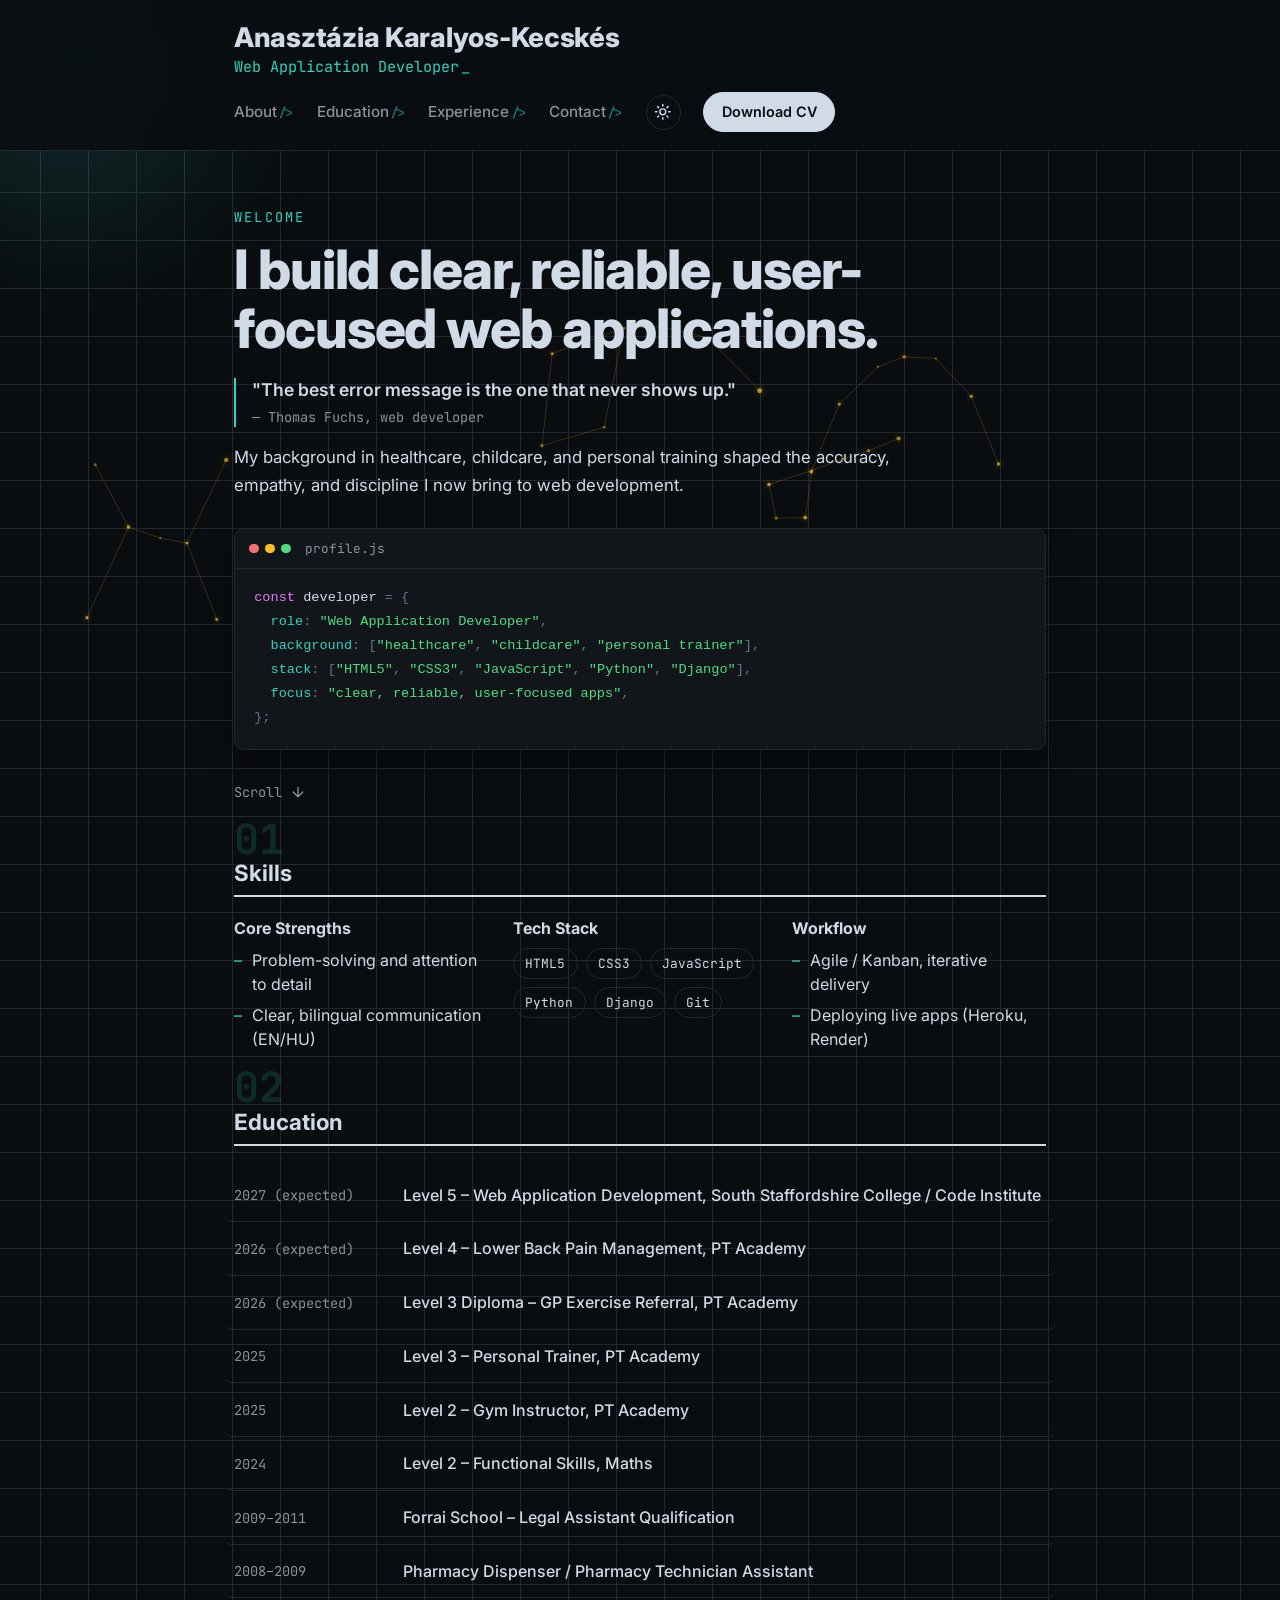
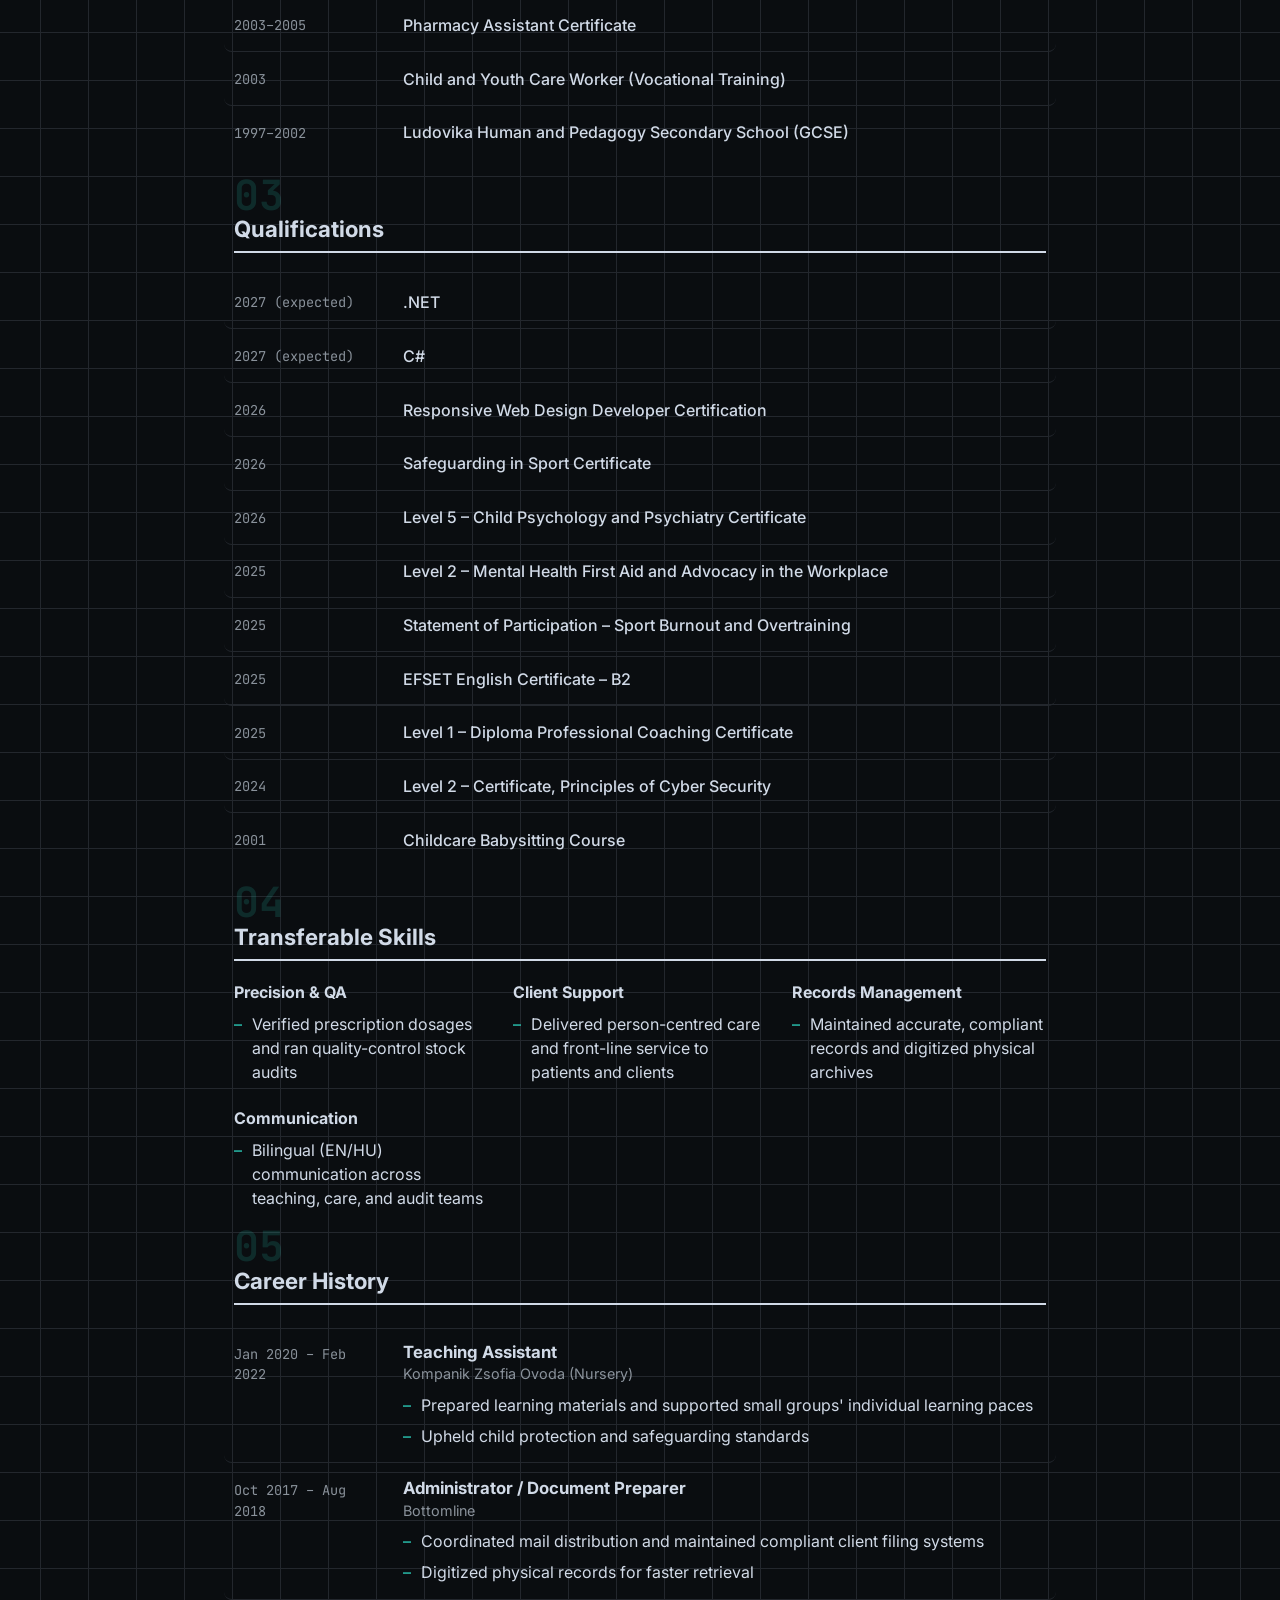
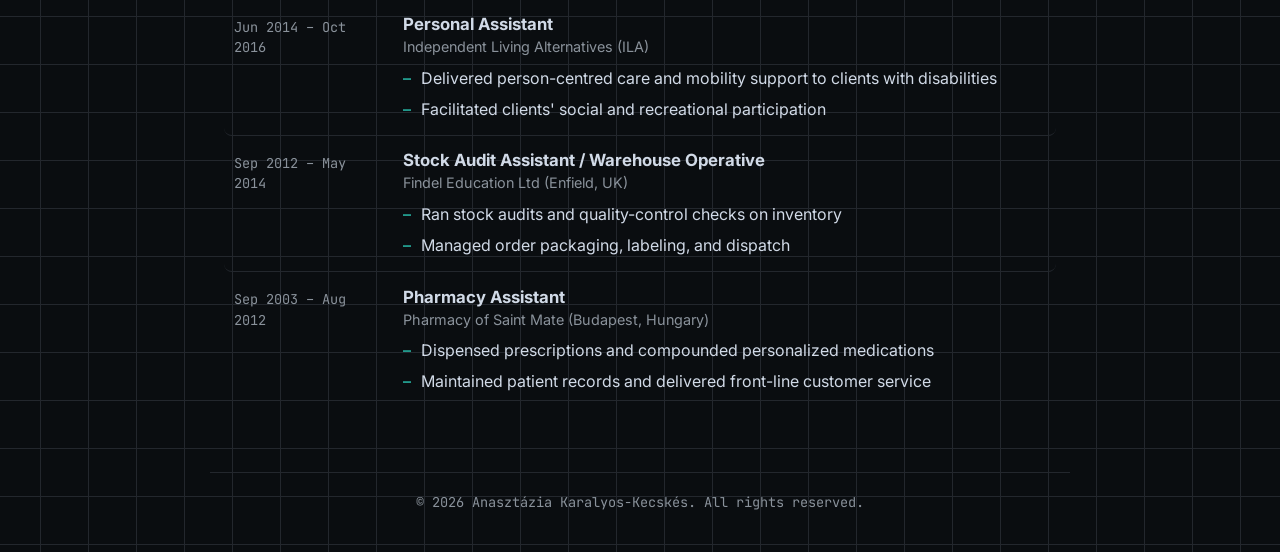
<file: index.html>
<!DOCTYPE html>
<html lang="en">
<head>
    <meta charset="UTF-8">
    <meta name="viewport" content="width=device-width, initial-scale=1.0">

    <!-- Set theme before first paint to avoid a light/dark flash -->
    <script>
        (function () {
            try {
                var stored = localStorage.getItem('theme');
                var theme = stored || 'dark';
                document.documentElement.setAttribute('data-theme', theme);
            } catch (e) {}
        })();
    </script>

    <!-- Bootstrap CSS (used for the Contact modal) -->
    <link href="https://cdn.jsdelivr.net/npm/bootstrap@5.3.8/dist/css/bootstrap.min.css" rel="stylesheet">

    <!-- title -->
    <title>Anasztazia Karalyos-Kecskes</title>
    <meta name="description" content="Portfolio website of Anasztazia Karalyos-Kecskes, web application developer showcasing skills, education and professional experience.">

    <!-- Favicon -->
    <link rel="icon" href="assets/images/favicon.ico" type="image/x-icon">
    <link rel="icon" type="image/png" sizes="32x32" href="assets/images/favicon32.png">
    <link rel="icon" type="image/png" sizes="16x16" href="assets/images/favicon16.png">
    <link rel="apple-touch-icon" sizes="180x180" href="assets/images/favicon180.png">

    <!-- style sheet -->
    <link rel="stylesheet" href="assets/css/style.css">
</head>

<body>
<div class="ambient-blob" aria-hidden="true"></div>
<canvas id="bg-particles" class="bg-particles" aria-hidden="true"></canvas>

<!-- Header -->
<header class="site-header">
    <div class="header-inner">
        <div class="brand">
            <a href="#about" class="brand-name">Anasztázia Karalyos-Kecskés</a>
            <p class="brand-role">Web Application Developer<span class="cursor" aria-hidden="true">_</span></p>
        </div>
        <nav class="site-nav" aria-label="Main navigation">
            <a href="#about">About<span class="code-mark" aria-hidden="true">/&gt;</span></a>
            <a href="#education">Education<span class="code-mark" aria-hidden="true">/&gt;</span></a>
            <a href="#experience">Experience<span class="code-mark" aria-hidden="true">/&gt;</span></a>
            <button type="button" class="nav-link-btn" data-bs-toggle="modal" data-bs-target="#contactModal" aria-label="Open Contact modal">Contact<span class="code-mark" aria-hidden="true">/&gt;</span></button>
            <button type="button" class="theme-toggle" id="themeToggle" aria-label="Toggle color theme">
                <svg class="icon-moon" viewBox="0 0 24 24" fill="none" stroke="currentColor" stroke-width="2" stroke-linecap="round" stroke-linejoin="round" aria-hidden="true"><path d="M21 12.79A9 9 0 1 1 11.21 3 7 7 0 0 0 21 12.79Z"/></svg>
                <svg class="icon-sun" viewBox="0 0 24 24" fill="none" stroke="currentColor" stroke-width="2" stroke-linecap="round" stroke-linejoin="round" aria-hidden="true"><circle cx="12" cy="12" r="4"/><path d="M12 2v2M12 20v2M4.93 4.93l1.41 1.41M17.66 17.66l1.41 1.41M2 12h2M20 12h2M4.93 19.07l1.41-1.41M17.66 6.34l1.41-1.41"/></svg>
            </button>
            <a href="assets/pdf/CV_Anasztazia_Karalyos-Kecskes.pdf" download class="btn-outline">Download CV</a>
        </nav>
    </div>
</header>

<main class="page">
    <!-- About -->
    <section id="about" class="lead-section">
        <p class="eyebrow">Welcome</p>
        <h1 class="hero-title">I build clear, reliable, user-focused web applications.</h1>
        <p class="lead-quote">"The best error message is the one that never shows up."<span>— Thomas Fuchs, web developer</span></p>
        <p class="intro-text">My background in healthcare, childcare, and personal training shaped the accuracy, empathy, and discipline I now bring to web development.</p>

        <div class="code-card">
            <div class="code-card-bar">
                <span class="code-dot code-dot-red"></span>
                <span class="code-dot code-dot-yellow"></span>
                <span class="code-dot code-dot-green"></span>
                <span class="code-card-title">profile.js</span>
            </div>
            <pre class="code-card-body"><code><span class="tok-kw">const</span> <span class="tok-var">developer</span> <span class="tok-punct">=</span> <span class="tok-punct">{</span>
  <span class="tok-key">role</span><span class="tok-punct">:</span> <span class="tok-str">"Web Application Developer"</span><span class="tok-punct">,</span>
  <span class="tok-key">background</span><span class="tok-punct">:</span> <span class="tok-punct">[</span><span class="tok-str">"healthcare"</span><span class="tok-punct">,</span> <span class="tok-str">"childcare"</span><span class="tok-punct">,</span> <span class="tok-str">"personal trainer"</span><span class="tok-punct">]</span><span class="tok-punct">,</span>
  <span class="tok-key">stack</span><span class="tok-punct">:</span> <span class="tok-punct">[</span><span class="tok-str">"HTML5"</span><span class="tok-punct">,</span> <span class="tok-str">"CSS3"</span><span class="tok-punct">,</span> <span class="tok-str">"JavaScript"</span><span class="tok-punct">,</span> <span class="tok-str">"Python"</span><span class="tok-punct">,</span> <span class="tok-str">"Django"</span><span class="tok-punct">]</span><span class="tok-punct">,</span>
  <span class="tok-key">focus</span><span class="tok-punct">:</span> <span class="tok-str">"clear, reliable, user-focused apps"</span><span class="tok-punct">,</span>
<span class="tok-punct">};</span></code></pre>
        </div>

        <a href="#education" class="scroll-cue">
            <span>Scroll</span>
            <svg viewBox="0 0 24 24" fill="none" stroke="currentColor" stroke-width="2" stroke-linecap="round" stroke-linejoin="round" aria-hidden="true"><path d="M12 5v14M5 12l7 7 7-7"/></svg>
        </a>
    </section>

    <!-- Skills -->
    <section class="reveal">
        <div class="section-heading">
            <span class="section-index">01</span>
            <h2>Skills</h2>
        </div>
        <div class="skill-groups">
            <div class="skill-group">
                <h3>Core Strengths</h3>
                <ul class="plain-list">
                    <li>Problem-solving and attention to detail</li>
                    <li>Clear, bilingual communication (EN/HU)</li>
                </ul>
            </div>
            <div class="skill-group">
                <h3>Tech Stack</h3>
                <div class="tag-row">
                    <span class="tag">HTML5</span>
                    <span class="tag">CSS3</span>
                    <span class="tag">JavaScript</span>
                    <span class="tag">Python</span>
                    <span class="tag">Django</span>
                    <span class="tag">Git</span>
                </div>
            </div>
            <div class="skill-group">
                <h3>Workflow</h3>
                <ul class="plain-list">
                    <li>Agile / Kanban, iterative delivery</li>
                    <li>Deploying live apps (Heroku, Render)</li>
                </ul>
            </div>
        </div>
    </section>

    <!-- Education -->
    <section id="education" class="reveal">
        <div class="section-heading">
            <span class="section-index">02</span>
            <h2>Education</h2>
        </div>
        <ul class="timeline">
            <li class="timeline-item"><span class="timeline-date">2027 (expected)</span><span class="timeline-text">Level 5 – Web Application Development, South Staffordshire College / Code Institute</span></li>
            <li class="timeline-item"><span class="timeline-date">2026 (expected)</span><span class="timeline-text">Level 4 – Lower Back Pain Management, PT Academy</span></li>
            <li class="timeline-item"><span class="timeline-date">2026 (expected)</span><span class="timeline-text">Level 3 Diploma – GP Exercise Referral, PT Academy</span></li>
            <li class="timeline-item"><span class="timeline-date">2025</span><span class="timeline-text">Level 3 – Personal Trainer, PT Academy</span></li>
            <li class="timeline-item"><span class="timeline-date">2025</span><span class="timeline-text">Level 2 – Gym Instructor, PT Academy</span></li>
            <li class="timeline-item"><span class="timeline-date">2024</span><span class="timeline-text">Level 2 – Functional Skills, Maths</span></li>
            <li class="timeline-item"><span class="timeline-date">2009–2011</span><span class="timeline-text">Forrai School – Legal Assistant Qualification</span></li>
            <li class="timeline-item"><span class="timeline-date">2008–2009</span><span class="timeline-text">Pharmacy Dispenser / Pharmacy Technician Assistant</span></li>
            <li class="timeline-item"><span class="timeline-date">2003–2005</span><span class="timeline-text">Pharmacy Assistant Certificate</span></li>
            <li class="timeline-item"><span class="timeline-date">2003</span><span class="timeline-text">Child and Youth Care Worker (Vocational Training)</span></li>
            <li class="timeline-item"><span class="timeline-date">1997–2002</span><span class="timeline-text">Ludovika Human and Pedagogy Secondary School (GCSE)</span></li>
        </ul>
    </section>

    <!-- Qualifications -->
    <section class="reveal">
        <div class="section-heading">
            <span class="section-index">03</span>
            <h2>Qualifications</h2>
        </div>
        <ul class="timeline">
            <li class="timeline-item"><span class="timeline-date">2027 (expected)</span><span class="timeline-text">.NET</span></li>
            <li class="timeline-item"><span class="timeline-date">2027 (expected)</span><span class="timeline-text">C#</span></li>
            <li class="timeline-item"><span class="timeline-date">2026</span><span class="timeline-text">Responsive Web Design Developer Certification</span></li>
            <li class="timeline-item"><span class="timeline-date">2026</span><span class="timeline-text">Safeguarding in Sport Certificate</span></li>
            <li class="timeline-item"><span class="timeline-date">2026</span><span class="timeline-text">Level 5 – Child Psychology and Psychiatry Certificate</span></li>
            <li class="timeline-item"><span class="timeline-date">2025</span><span class="timeline-text">Level 2 – Mental Health First Aid and Advocacy in the Workplace</span></li>
            <li class="timeline-item"><span class="timeline-date">2025</span><span class="timeline-text">Statement of Participation – Sport Burnout and Overtraining</span></li>
            <li class="timeline-item"><span class="timeline-date">2025</span><span class="timeline-text">EFSET English Certificate – B2</span></li>
            <li class="timeline-item"><span class="timeline-date">2025</span><span class="timeline-text">Level 1 – Diploma Professional Coaching Certificate</span></li>
            <li class="timeline-item"><span class="timeline-date">2024</span><span class="timeline-text">Level 2 – Certificate, Principles of Cyber Security</span></li>
            <li class="timeline-item"><span class="timeline-date">2001</span><span class="timeline-text">Childcare Babysitting Course</span></li>
        </ul>
    </section>

    <!-- Experience -->
    <section id="experience" class="reveal">
        <div class="section-heading">
            <span class="section-index">04</span>
            <h2>Transferable Skills</h2>
        </div>
        <div class="skill-groups">
            <div class="skill-group">
                <h3>Precision &amp; QA</h3>
                <ul class="plain-list">
                    <li>Verified prescription dosages and ran quality-control stock audits</li>
                </ul>
            </div>
            <div class="skill-group">
                <h3>Client Support</h3>
                <ul class="plain-list">
                    <li>Delivered person-centred care and front-line service to patients and clients</li>
                </ul>
            </div>
            <div class="skill-group">
                <h3>Records Management</h3>
                <ul class="plain-list">
                    <li>Maintained accurate, compliant records and digitized physical archives</li>
                </ul>
            </div>
            <div class="skill-group">
                <h3>Communication</h3>
                <ul class="plain-list">
                    <li>Bilingual (EN/HU) communication across teaching, care, and audit teams</li>
                </ul>
            </div>
        </div>
    </section>

    <section class="reveal">
        <div class="section-heading">
            <span class="section-index">05</span>
            <h2>Career History</h2>
        </div>
        <ul class="timeline">
            <li class="timeline-item">
                <span class="timeline-date">Jan 2020 – Feb 2022</span>
                <div class="timeline-content">
                    <h3>Teaching Assistant</h3>
                    <p class="timeline-meta">Kompanik Zsofia Ovoda (Nursery)</p>
                    <ul class="plain-list">
                        <li>Prepared learning materials and supported small groups' individual learning paces</li>
                        <li>Upheld child protection and safeguarding standards</li>
                    </ul>
                </div>
            </li>
            <li class="timeline-item">
                <span class="timeline-date">Oct 2017 – Aug 2018</span>
                <div class="timeline-content">
                    <h3>Administrator / Document Preparer</h3>
                    <p class="timeline-meta">Bottomline</p>
                    <ul class="plain-list">
                        <li>Coordinated mail distribution and maintained compliant client filing systems</li>
                        <li>Digitized physical records for faster retrieval</li>
                    </ul>
                </div>
            </li>
            <li class="timeline-item">
                <span class="timeline-date">Jun 2014 – Oct 2016</span>
                <div class="timeline-content">
                    <h3>Personal Assistant</h3>
                    <p class="timeline-meta">Independent Living Alternatives (ILA)</p>
                    <ul class="plain-list">
                        <li>Delivered person-centred care and mobility support to clients with disabilities</li>
                        <li>Facilitated clients' social and recreational participation</li>
                    </ul>
                </div>
            </li>
            <li class="timeline-item">
                <span class="timeline-date">Sep 2012 – May 2014</span>
                <div class="timeline-content">
                    <h3>Stock Audit Assistant / Warehouse Operative</h3>
                    <p class="timeline-meta">Findel Education Ltd (Enfield, UK)</p>
                    <ul class="plain-list">
                        <li>Ran stock audits and quality-control checks on inventory</li>
                        <li>Managed order packaging, labeling, and dispatch</li>
                    </ul>
                </div>
            </li>
            <li class="timeline-item">
                <span class="timeline-date">Sep 2003 – Aug 2012</span>
                <div class="timeline-content">
                    <h3>Pharmacy Assistant</h3>
                    <p class="timeline-meta">Pharmacy of Saint Mate (Budapest, Hungary)</p>
                    <ul class="plain-list">
                        <li>Dispensed prescriptions and compounded personalized medications</li>
                        <li>Maintained patient records and delivered front-line customer service</li>
                    </ul>
                </div>
            </li>
        </ul>
    </section>
</main>

<!-- Contact Modal -->
<div class="modal fade" id="contactModal" tabindex="-1" role="dialog" aria-modal="true" aria-labelledby="contactModalLabel" aria-hidden="true">
    <div class="modal-dialog">
        <div class="modal-content">
            <div class="modal-header">
                <h4 class="modal-title" id="contactModalLabel">Contact</h4>
                <button type="button" class="btn-close" data-bs-dismiss="modal" aria-label="Close"></button>
            </div>
            <div class="modal-body">
                <p><strong>Email:</strong> <a href="mailto:kecskes.anasztazia@gmail.com">kecskes.anasztazia@gmail.com</a></p>
                <p><strong>Phone:</strong> <a href="tel:+447564040783">+44 7564040783</a></p>
                <p><strong>GitHub:</strong> <a href="https://github.com/Anasztazia12" target="_blank" rel="noopener noreferrer">Anasztazia12</a></p>
            </div>
            <div class="modal-footer">
                <button type="button" class="btn btn-secondary" data-bs-dismiss="modal">Close</button>
            </div>
        </div>
    </div>
</div>

<!-- Footer -->
<footer class="site-footer">
    <p>© 2026 Anasztázia Karalyos-Kecskés. All rights reserved.</p>
</footer>

<!-- Bootstrap JS (modal only) -->
<script src="https://cdn.jsdelivr.net/npm/bootstrap@5.3.8/dist/js/bootstrap.bundle.min.js"></script>
<script src="assets/js/theme.js"></script>
<script src="assets/js/reveal.js"></script>
<script src="assets/js/particles.js"></script>
</body>
</html>
</file>
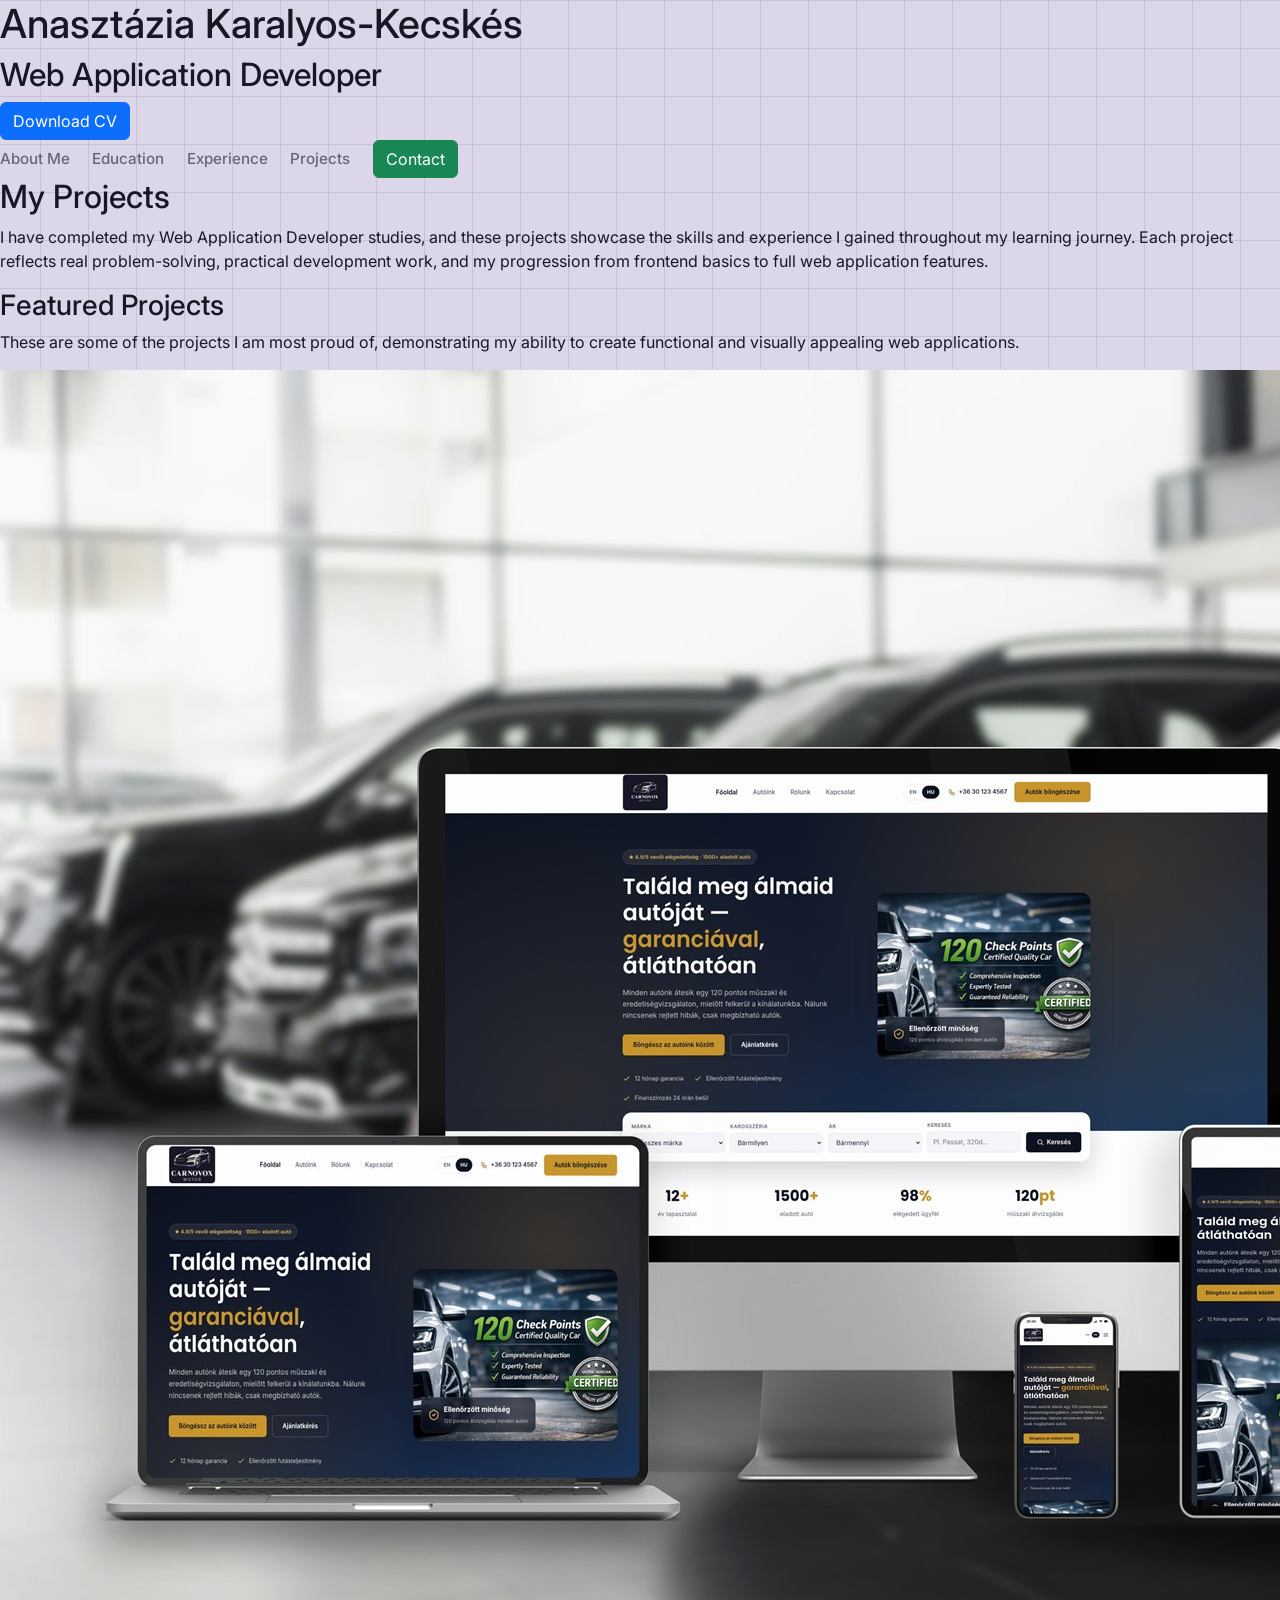
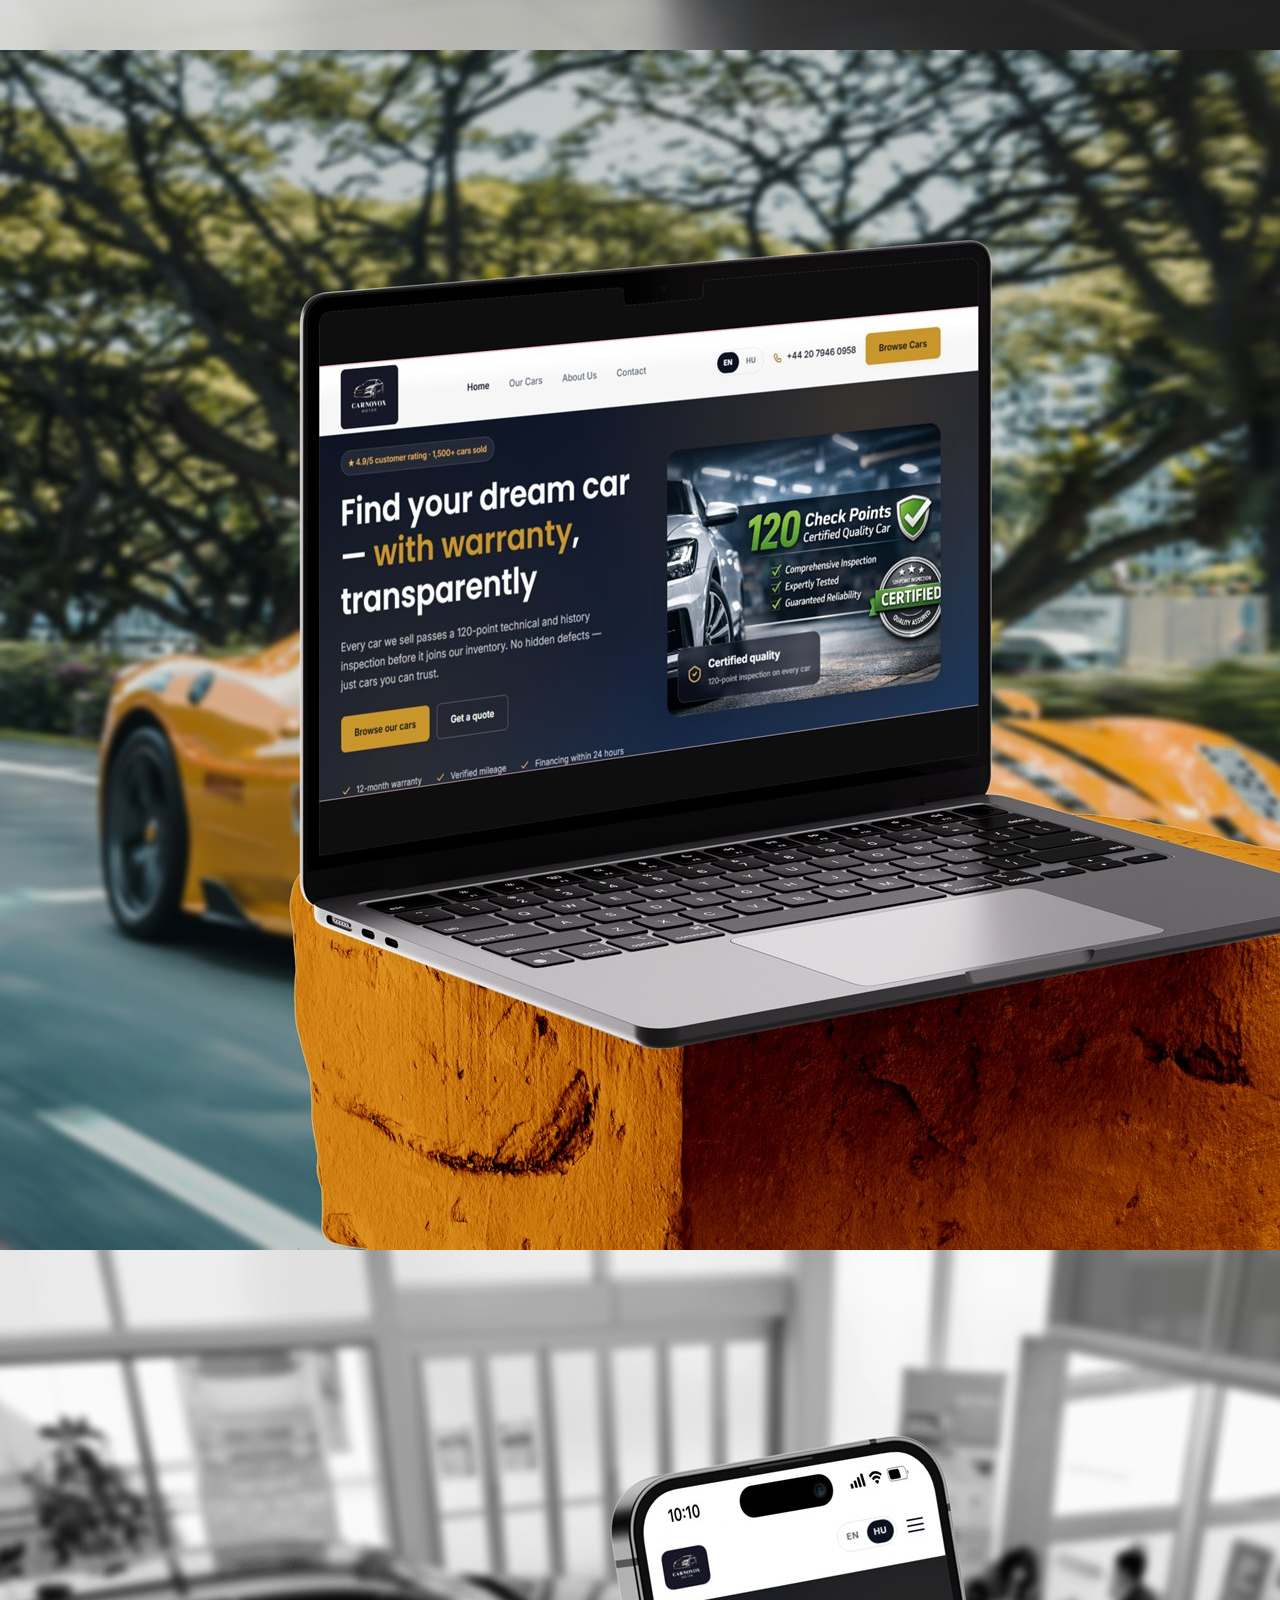
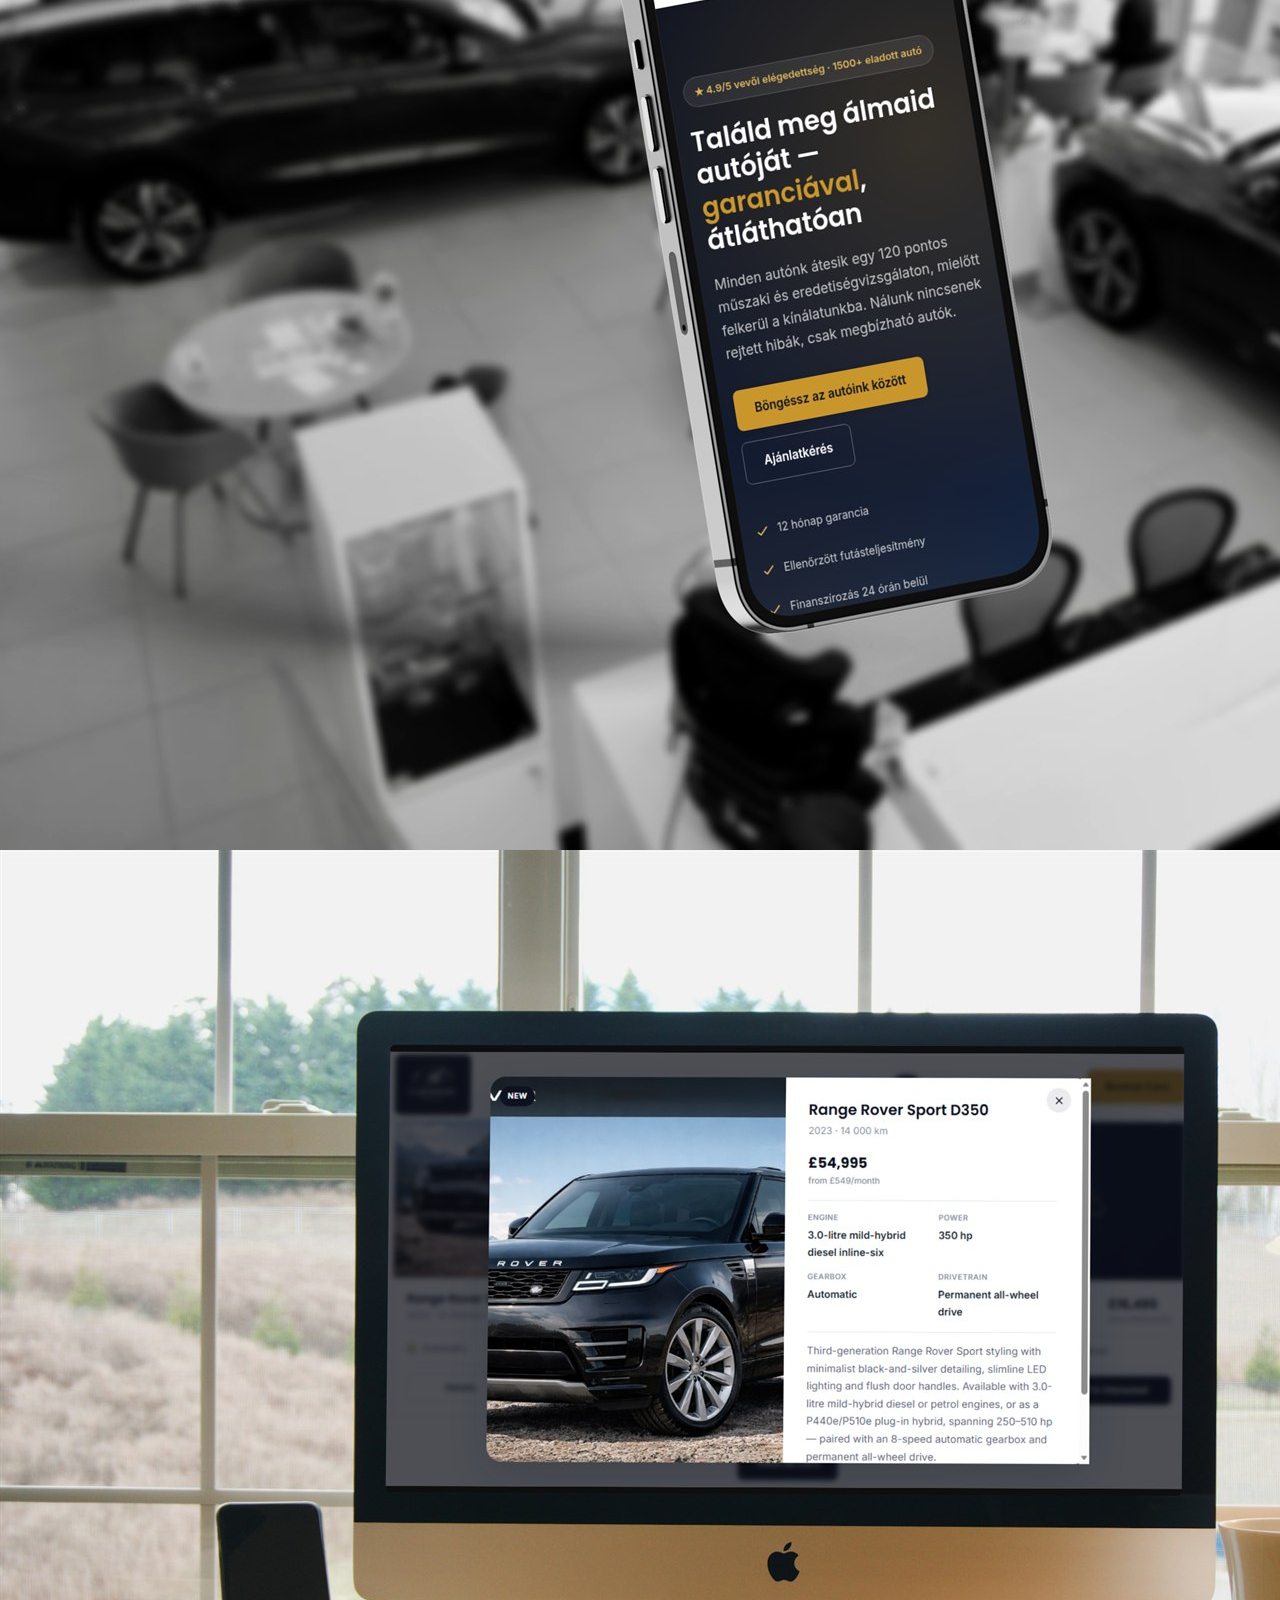
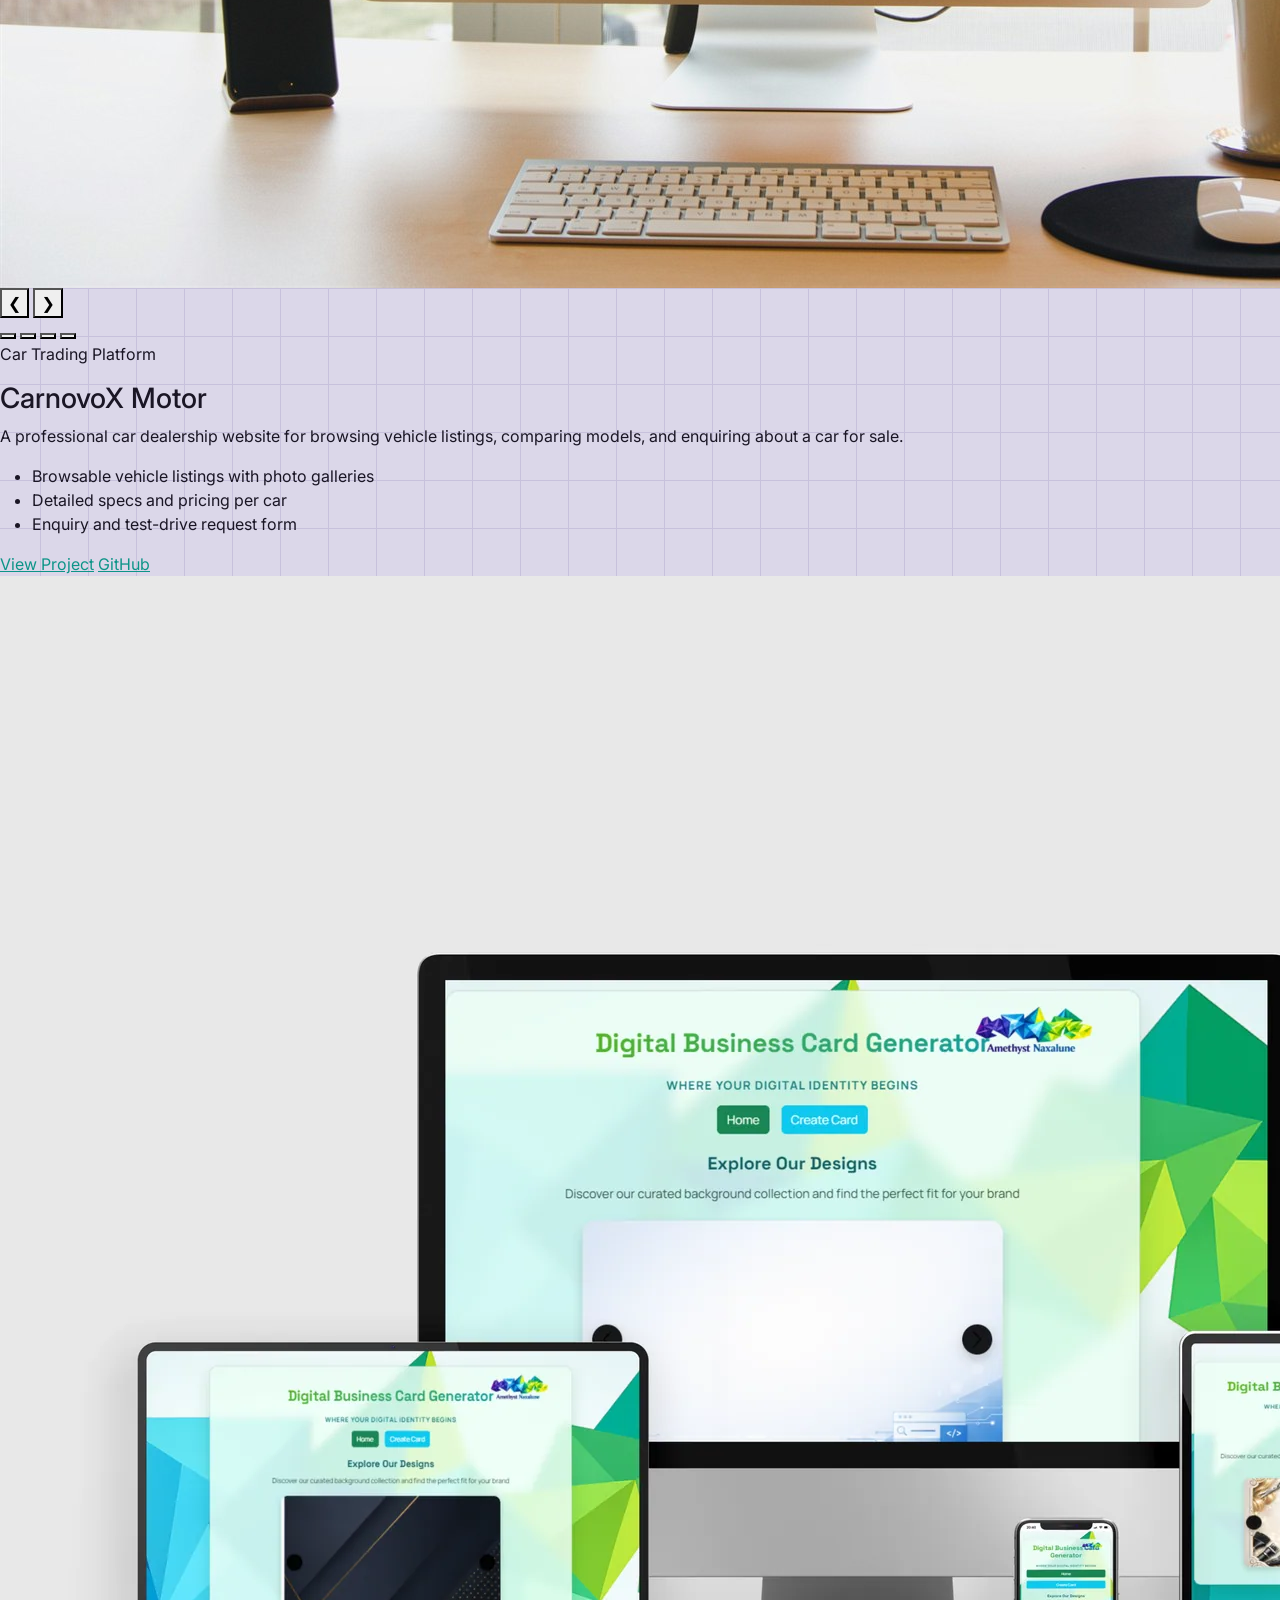
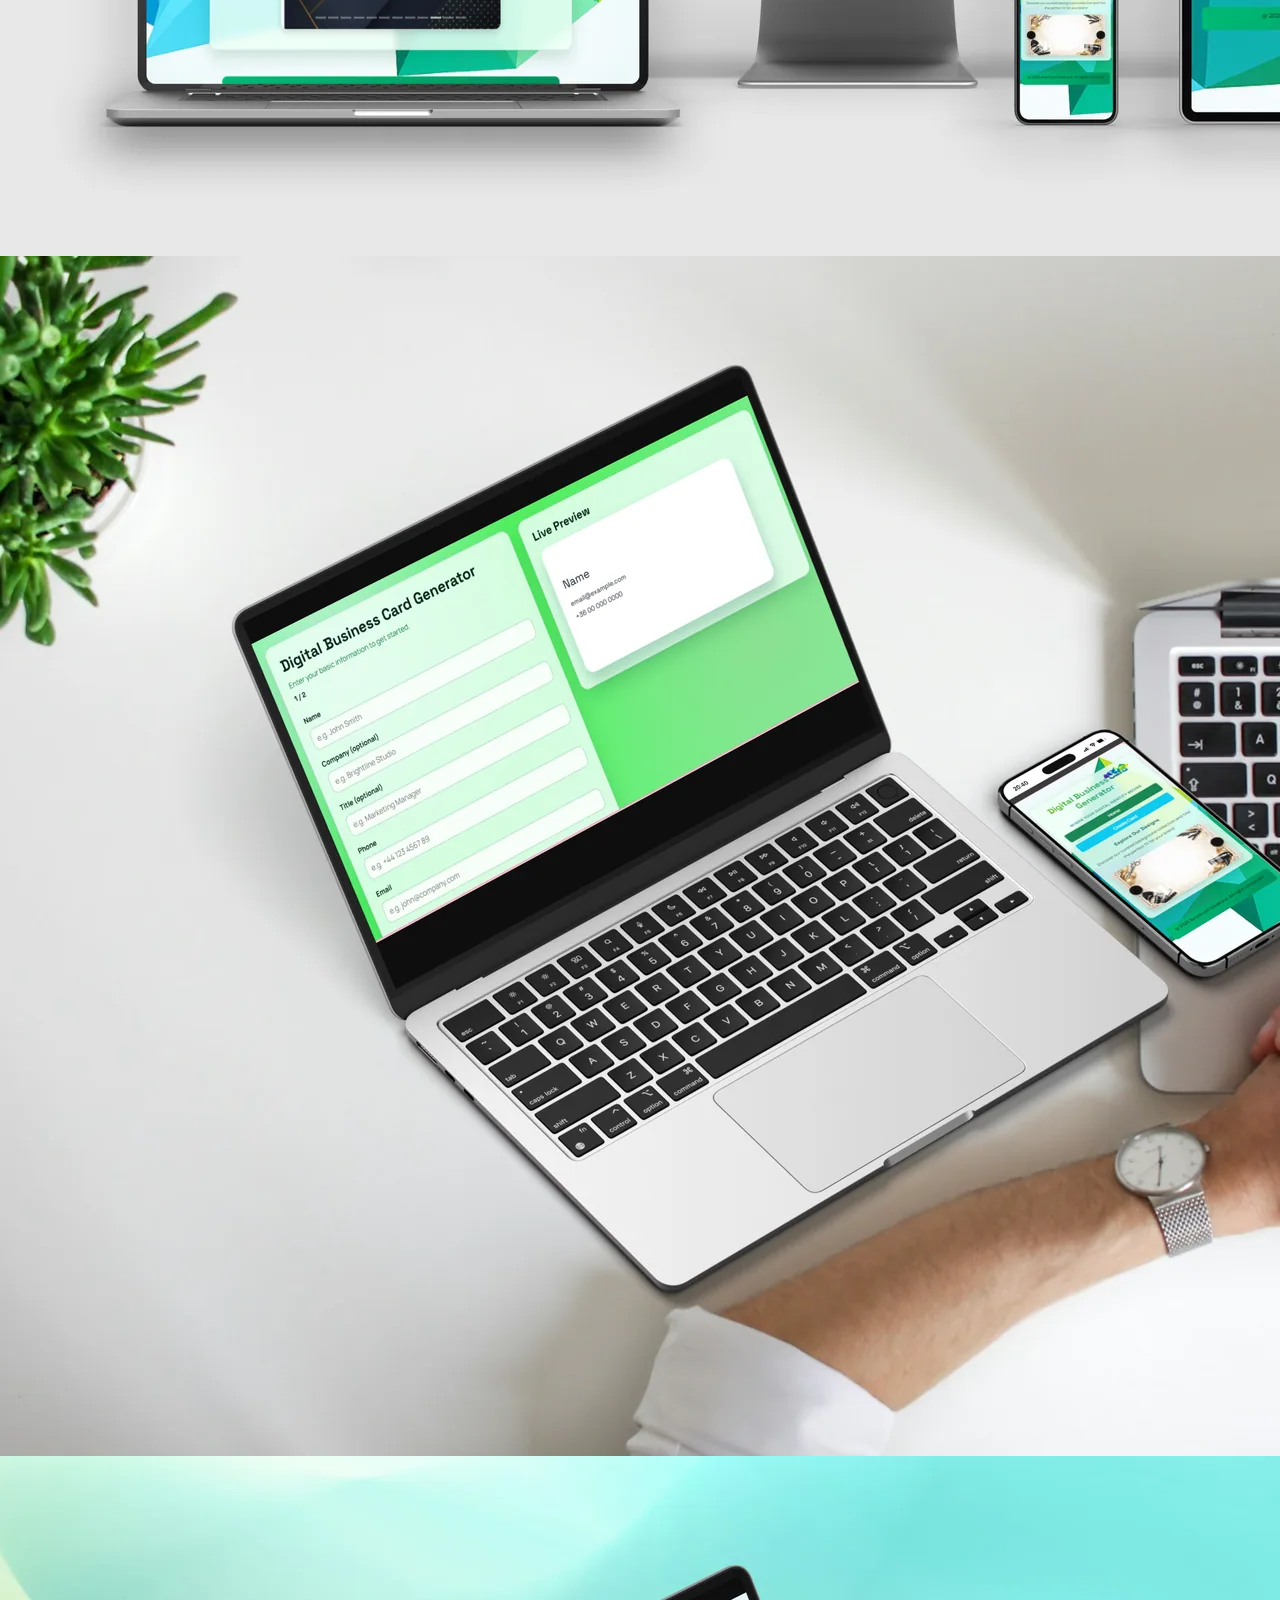
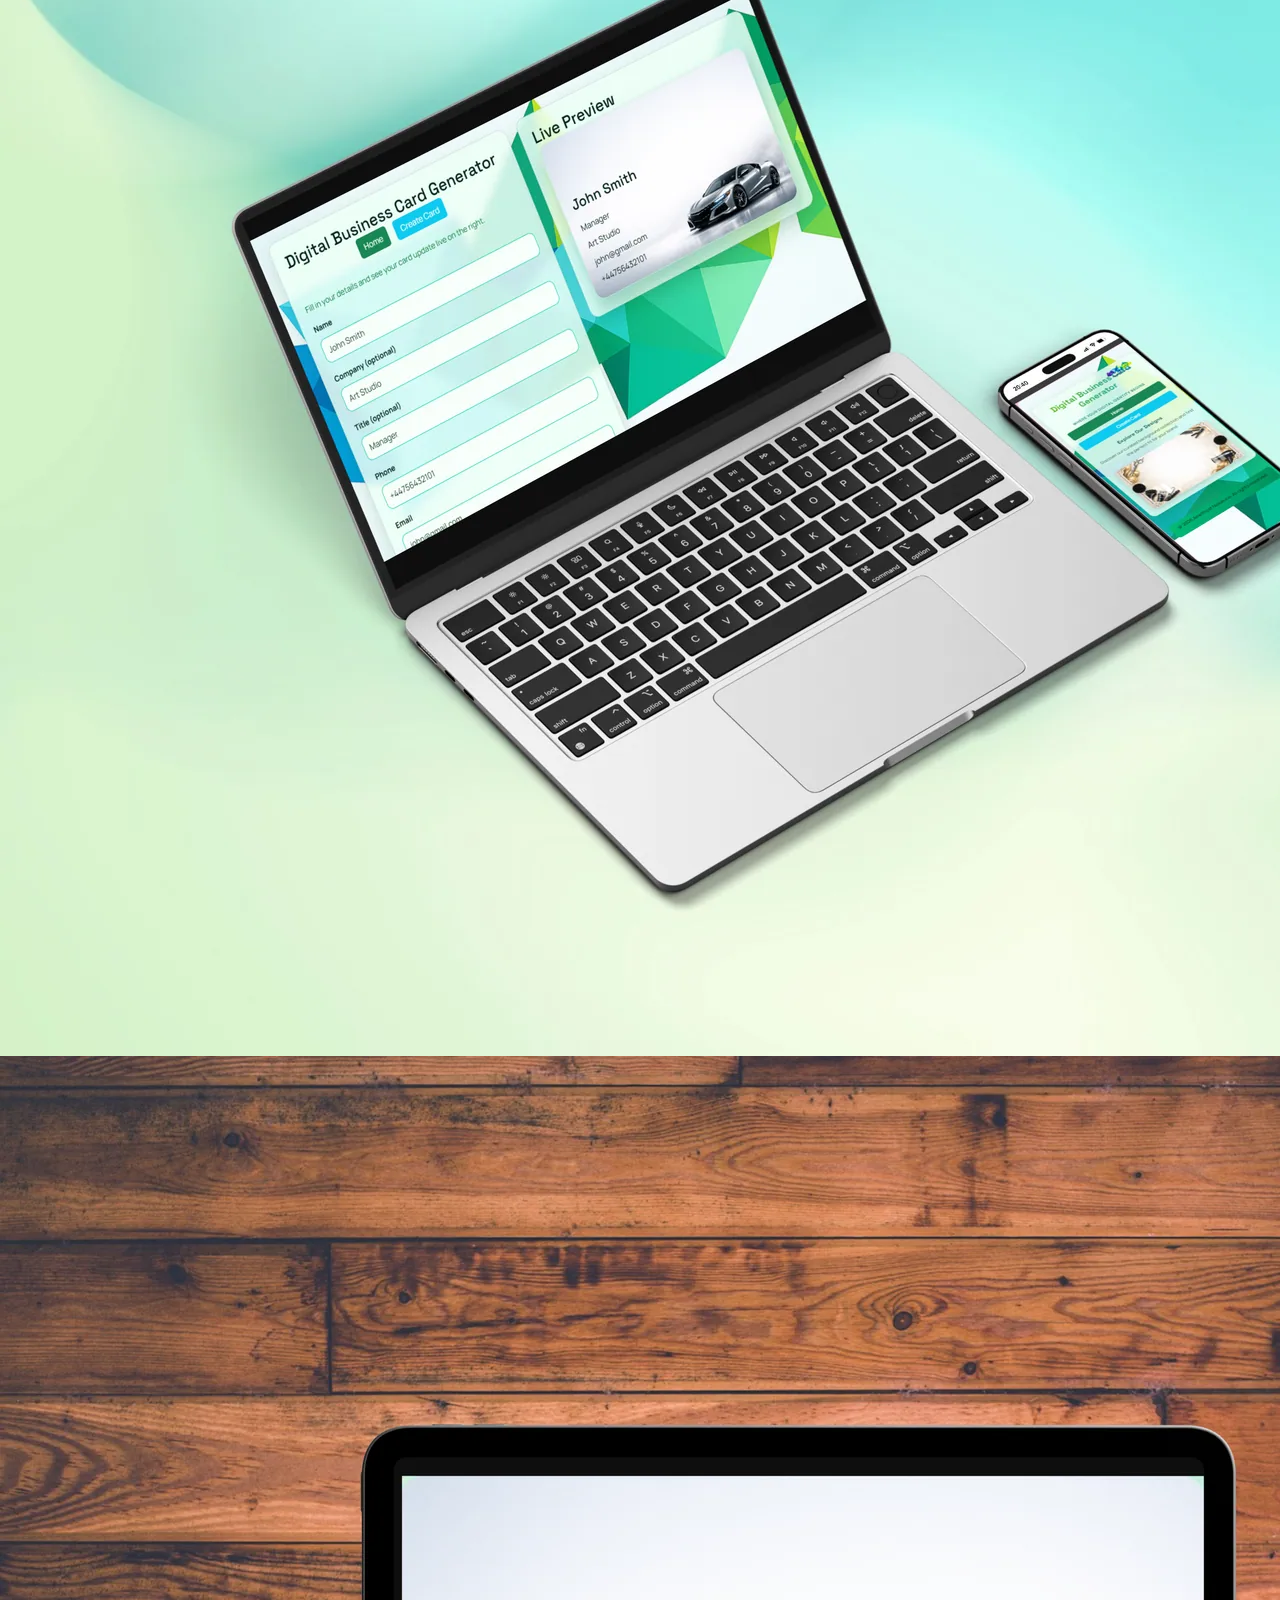
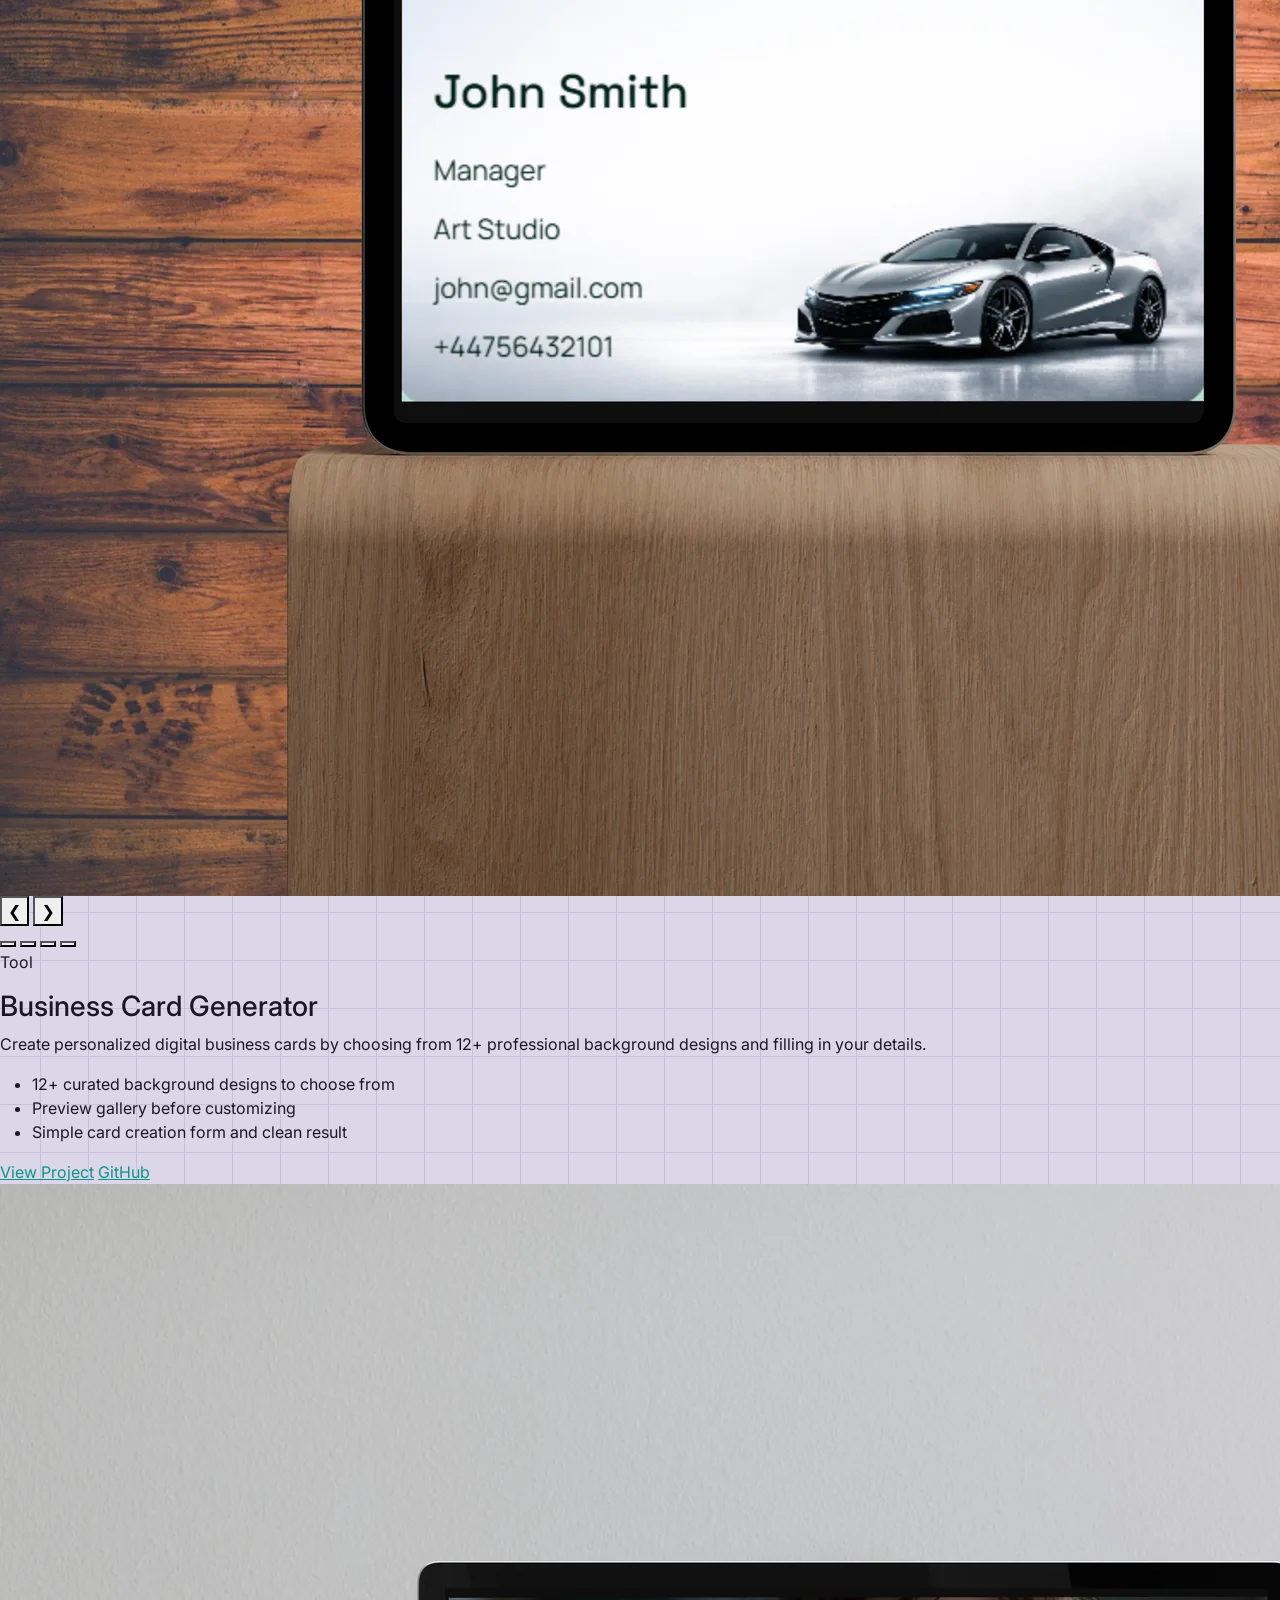
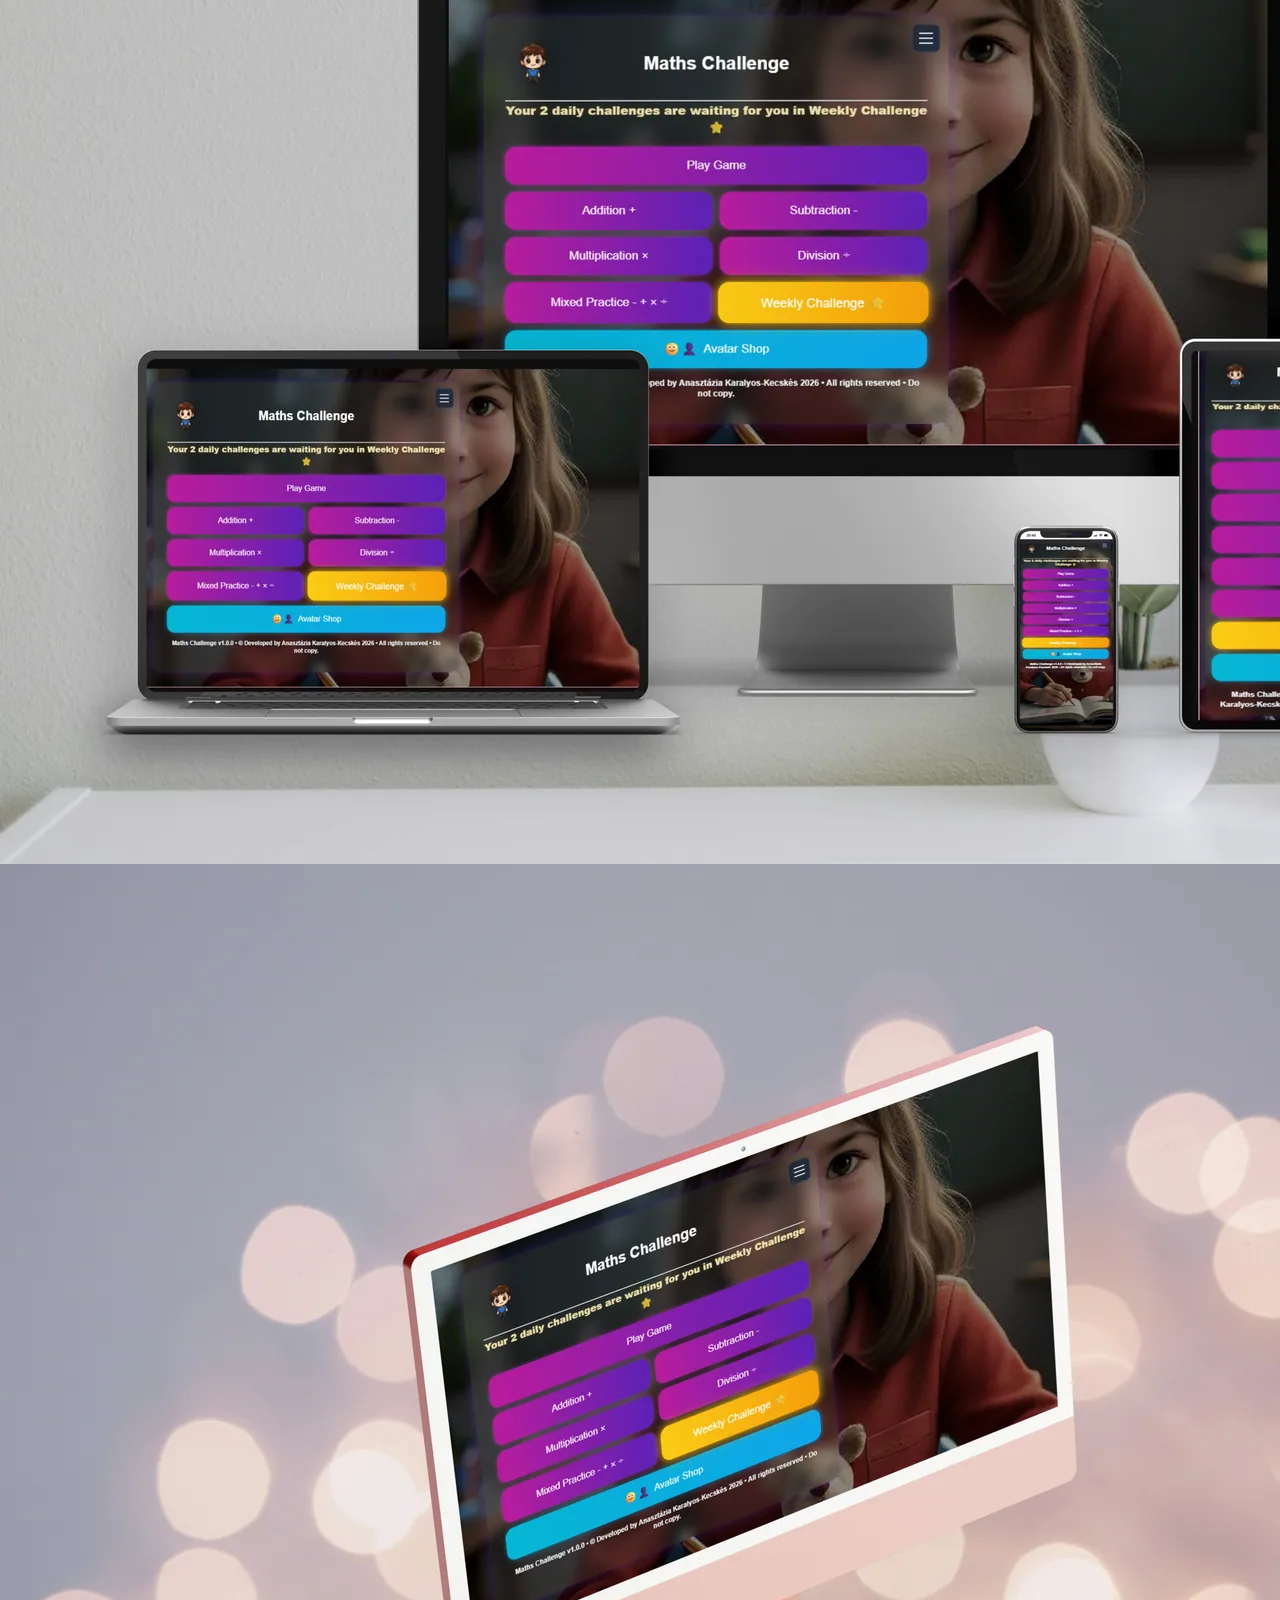
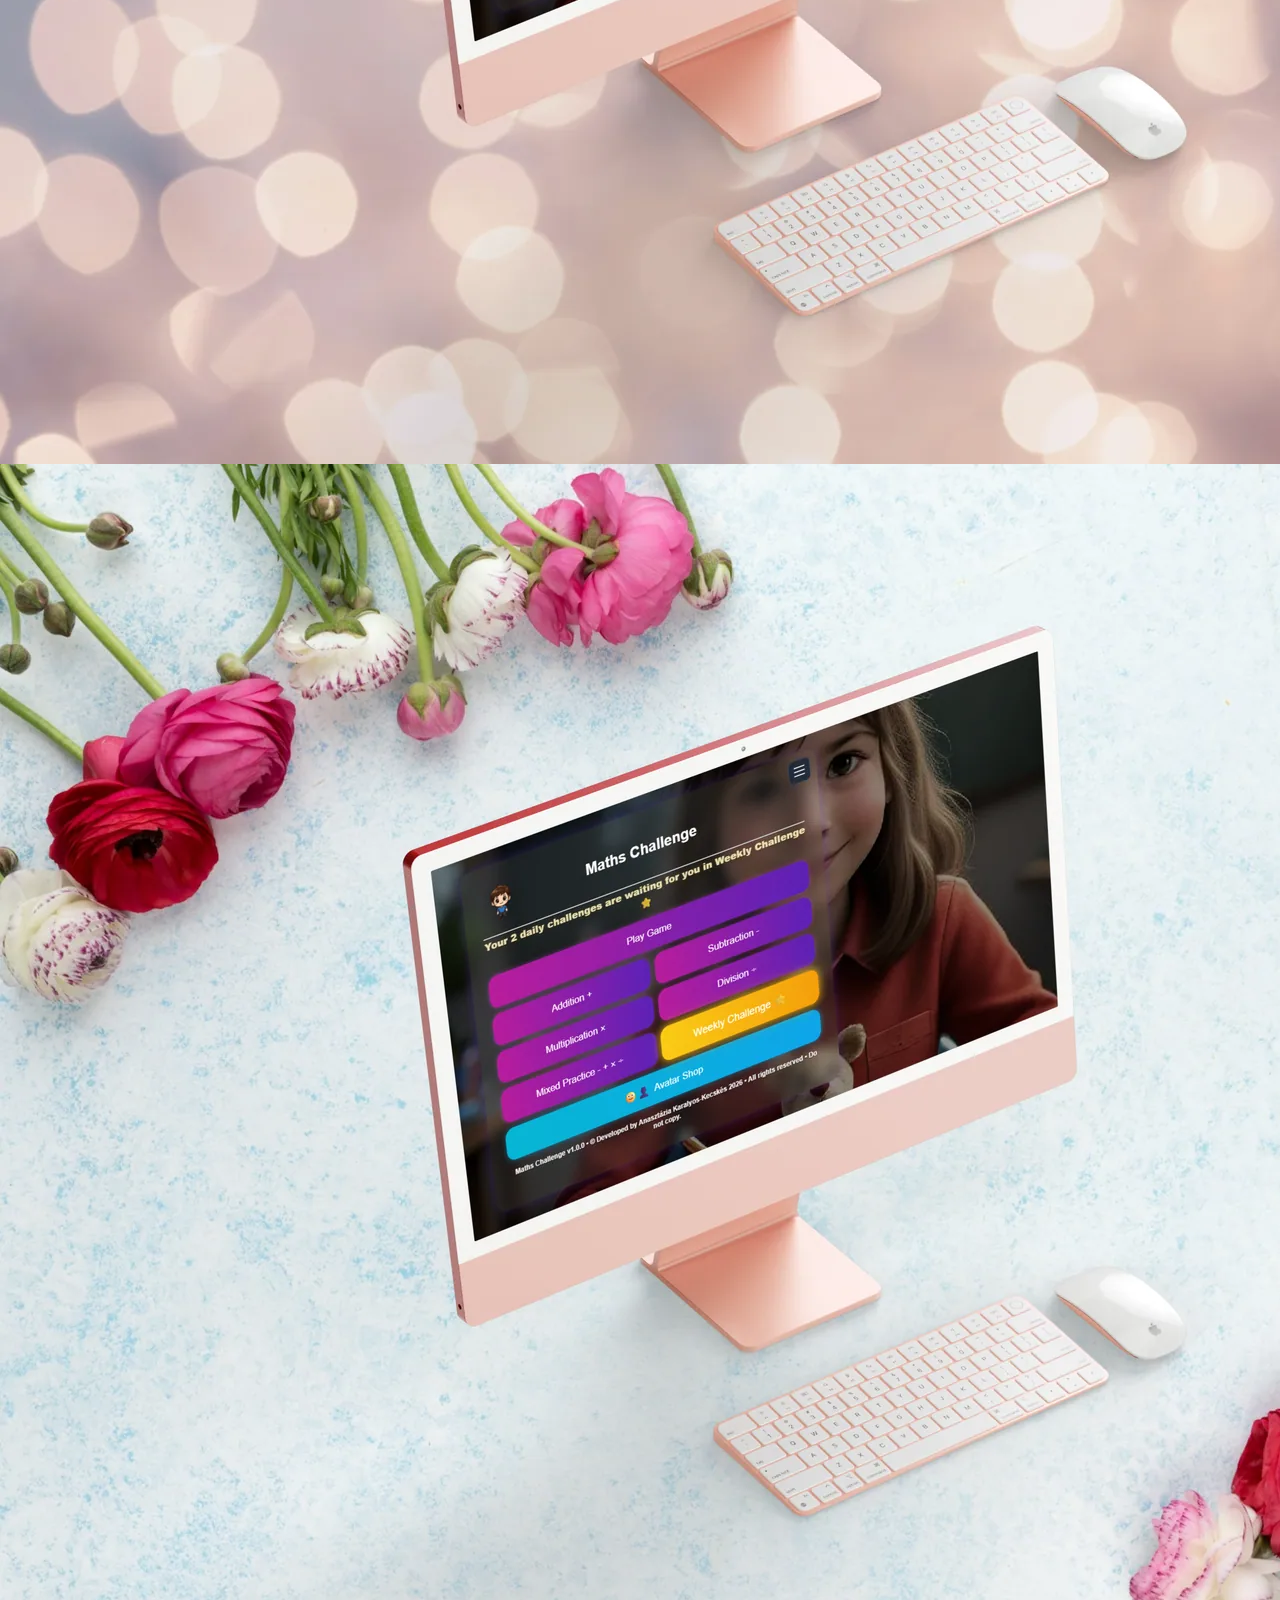
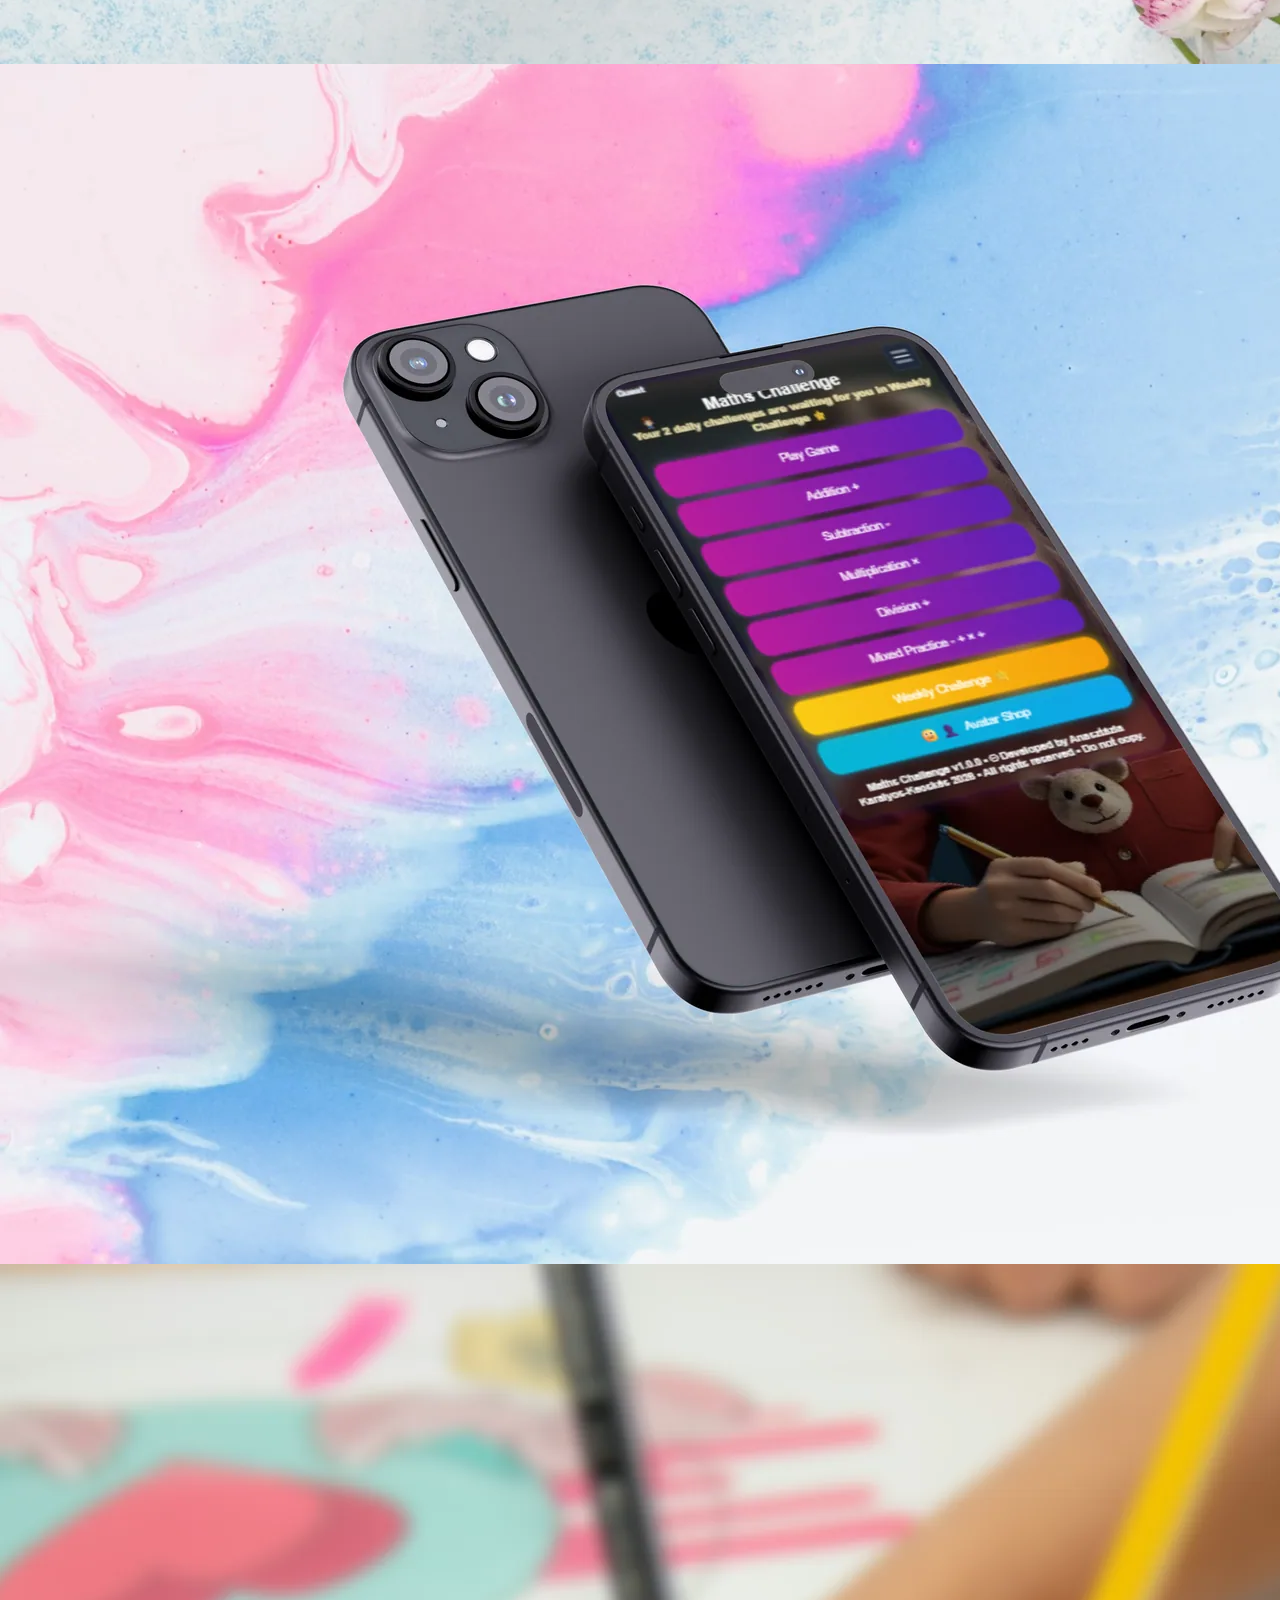
<file: project.html>
<!DOCTYPE html>
<html lang="en">
<head>
    <meta charset="UTF-8">
    <meta name="viewport" content="width=device-width, initial-scale=1.0">
    <link href="https://cdn.jsdelivr.net/npm/bootstrap@5.3.8/dist/css/bootstrap.min.css" rel="stylesheet">
    <title>Anasztazia Karalyos-Kecskes</title>
    <meta name="description" content="Portfolio website of Anasztazia Karalyos-Kecskes, web application development student showcasing skills, education and professional experience.">
    <link rel="icon" href="assets/images/favicon.ico" type="image/x-icon">
    <link rel="icon" type="image/png" sizes="32x32" href="assets/images/favicon32.png">
    <link rel="icon" type="image/png" sizes="16x16" href="assets/images/favicon16.png">
    <link rel="apple-touch-icon" sizes="180x180" href="assets/images/favicon180.png">
    <link rel="stylesheet" href="assets/css/style.css">
</head>
<body>
    <header class="top-title">
        <div class="page-shell">
            <h1>Anasztázia Karalyos-Kecskés</h1>
            <h2>Web Application Developer</h2>
        </div>
        <div class="cv-download-wrap">
            <a href="assets/pdf/CV_Anasztazia_Karalyos-Kecskes.pdf" download class="btn btn-primary">Download CV</a>
        </div>
        <nav class="site-nav" aria-label="Main navigation">
            <a class="btn btn-warning" href="index.html" role="button">About Me</a>
            <a class="btn btn-danger" href="education.html" role="button">Education</a>
            <a class="btn btn-info" href="experience.html" role="button">Experience</a>
            <a class="btn btn-secondary" href="projects.html" role="button">Projects</a>
            <button type="button" class="btn btn-success" data-bs-toggle="modal" data-bs-target="#contactModal">Contact</button>
        </nav>
    </header>

<main class="cv-layout">
    <section id="projects">
        <div class="subtitle"><h2>My Projects</h2></div>
        <div class="info">
            <p>I have completed my Web Application Developer studies, and these projects showcase the skills and experience I gained throughout my learning journey. Each project reflects real problem-solving, practical development work, and my progression from frontend basics to full web application features.</p>
        </div>
		
		<div class="project-subtitle">
			<h3>Featured Projects</h3>
			<p>These are some of the projects I am most proud of, demonstrating my ability to create functional and visually appealing web applications.</p>
		</div>

        <div class="project-grid">

            <article class="project-card">
                <div class="project-card-media carousel" data-carousel>
                    <img src="assets/images/responsive-car.jpg" alt="CarnovoX Motor" class="carousel-slide active" decoding="async">
                    <img src="assets/images/car-webpage.jpg" alt="CarnovoX Motor 2" class="carousel-slide" decoding="async">
                    <img src="assets/images/car-webpage2.jpg" alt="CarnovoX Motor 3" class="carousel-slide" decoding="async">
                    <img src="assets/images/car-webpage3.jpg" alt="CarnovoX Motor 4" class="carousel-slide" decoding="async">
                    <button type="button" class="carousel-arrow carousel-prev">&#10094;</button>
                    <button type="button" class="carousel-arrow carousel-next">&#10095;</button>
                    <div class="carousel-dots">
                        <button type="button" class="carousel-dot active"></button>
                        <button type="button" class="carousel-dot"></button>
                        <button type="button" class="carousel-dot"></button>
                        <button type="button" class="carousel-dot"></button>
                    </div>
                </div>
                <div class="project-card-body">
                    <p class="project-status">Car Trading Platform</p>
                    <h3>CarnovoX Motor</h3>
                    <p>A professional car dealership website for browsing vehicle listings, comparing models, and enquiring about a car for sale.</p>
                    <ul class="project-points">
                        <li>Browsable vehicle listings with photo galleries</li>
                        <li>Detailed specs and pricing per car</li>
                        <li>Enquiry and test-drive request form</li>
                    </ul>
                    <div class="projects-links">
                        <a href="https://carnovox-motor.amethyst-nexalune.co.uk/" target="_blank" rel="noopener noreferrer">View Project</a>
						<a href="https://github.com/Anasztazia12/car-webpage" target="_blank" rel="noopener noreferrer">GitHub</a>
					</div>
                </div>
            </article>

            <article class="project-card">
                <div class="project-card-media carousel" data-carousel>
                    <img src="assets/images/business-card.webp" alt="Business Card Generator" class="carousel-slide active" decoding="async">
                    <img src="assets/images/card1.webp" alt="Business Card Generator 2" class="carousel-slide" decoding="async">
                    <img src="assets/images/card2.webp" alt="Business Card Generator 3" class="carousel-slide" decoding="async">
                    <img src="assets/images/card3.webp" alt="Business Card Generator 4" class="carousel-slide" decoding="async">
                    <button type="button" class="carousel-arrow carousel-prev">&#10094;</button>
                    <button type="button" class="carousel-arrow carousel-next">&#10095;</button>
                    <div class="carousel-dots">
                        <button type="button" class="carousel-dot active"></button>
                        <button type="button" class="carousel-dot"></button>
                        <button type="button" class="carousel-dot"></button>
                        <button type="button" class="carousel-dot"></button>
                    </div>
                </div>
                <div class="project-card-body">
                    <p class="project-status">Tool</p>
                    <h3>Business Card Generator</h3>
                    <p>Create personalized digital business cards by choosing from 12+ professional background designs and filling in your details.</p>
                    <ul class="project-points">
                        <li>12+ curated background designs to choose from</li>
                        <li>Preview gallery before customizing</li>
                        <li>Simple card creation form and clean result</li>
                    </ul>
                    <div class="projects-links">
                        <a href="https://card-maker.amethyst-nexalune.co.uk/" target="_blank" rel="noopener noreferrer">View Project</a>
                        <a href="https://github.com/Anasztazia12/card-maker" target="_blank" rel="noopener noreferrer">GitHub</a>
                    </div>
                </div>
            </article>

            <article class="project-card">
                <div class="project-card-media carousel" data-carousel>
                    <img src="assets/images/maths-app.webp" alt="Maths Challenge" class="carousel-slide active" decoding="async">
                    <img src="assets/images/maths2.webp" alt="Maths Challenge 2" class="carousel-slide" decoding="async">
                    <img src="assets/images/maths3.webp" alt="Maths Challenge 3" class="carousel-slide" decoding="async">
                    <img src="assets/images/maths4.webp" alt="Maths Challenge 4" class="carousel-slide" decoding="async">
                    <img src="assets/images/maths5.webp" alt="Maths Challenge 5" class="carousel-slide" decoding="async">
                    <img src="assets/images/maths6.webp" alt="Maths Challenge 6" class="carousel-slide" decoding="async">
                    <img src="assets/images/maths7.webp" alt="Maths Challenge 7" class="carousel-slide" decoding="async">
                    <button type="button" class="carousel-arrow carousel-prev">&#10094;</button>
                    <button type="button" class="carousel-arrow carousel-next">&#10095;</button>
                    <div class="carousel-dots">
                        <button type="button" class="carousel-dot active"></button>
                        <button type="button" class="carousel-dot"></button>
                        <button type="button" class="carousel-dot"></button>
                        <button type="button" class="carousel-dot"></button>
                        <button type="button" class="carousel-dot"></button>
                        <button type="button" class="carousel-dot"></button>
                        <button type="button" class="carousel-dot"></button>
                    </div>
                </div>
                <div class="project-card-body">
                    <p class="project-status">Game app | Ages 8-9</p>
                    <h3>Maths Challenge</h3>
                    <p>Practice the four basic operations with difficulty levels, score tracking, avatars, and daily challenges.</p>
                    <ul class="project-points">
                        <li>Multiplication mode with typed answers</li>
                        <li>6 or 12 second timed rounds</li>
                        <li>Progress tracking and avatar choice</li>
                    </ul>
                    <div class="projects-links">
                        <a href="https://maths-challenge.amethyst-nexalune.co.uk/" target="_blank" rel="noopener noreferrer">View Project</a>
                        <a href="https://github.com/Anasztazia12/Maths-Challenge" target="_blank" rel="noopener noreferrer">GitHub</a>
                    </div>
                </div>
            </article>

            <article class="project-card">
                <div class="project-card-media carousel" data-carousel>
                    <img src="assets/images/fitness-responsive-devices-mockup.webp" alt="Fitness Website" class="carousel-slide active" decoding="async">
                    <img src="assets/images/fitness.webp" alt="Fitness Website 2" class="carousel-slide" decoding="async">
                    <img src="assets/images/fitness1.webp" alt="Fitness Website 3" class="carousel-slide" decoding="async">
                    <img src="assets/images/fitness2.webp" alt="Fitness Website 4" class="carousel-slide" decoding="async">
                    <img src="assets/images/fitness4.webp" alt="Fitness Website 5" class="carousel-slide" decoding="async">
                    <img src="assets/images/fitness5.webp" alt="Fitness Website 6" class="carousel-slide" decoding="async">
                    <button type="button" class="carousel-arrow carousel-prev">&#10094;</button>
                    <button type="button" class="carousel-arrow carousel-next">&#10095;</button>
                    <div class="carousel-dots">
                        <button type="button" class="carousel-dot active"></button>
                        <button type="button" class="carousel-dot"></button>
                        <button type="button" class="carousel-dot"></button>
                        <button type="button" class="carousel-dot"></button>
                        <button type="button" class="carousel-dot"></button>
                        <button type="button" class="carousel-dot"></button>
                    </div>
                </div>
                <div class="project-card-body">
                    <p class="project-status">Fitness webpage</p>
                    <h3>Fitness Website</h3>
                    <p>Fitness website where users can view classes, check schedules, and book available training times quickly.</p>
                    <ul class="project-points">
                        <li>Class timetable overview</li>
                        <li>Bookable appointment slots</li>
                        <li>Training schedule tracking</li>
                    </ul>
                    <div class="projects-links">
                        <a href="https://fitness.amethyst-nexalune.co.uk" target="_blank" rel="noopener noreferrer">View Project</a>
						<a href="https://github.com/Anasztazia12/fitness" target="_blank" rel="noopener noreferrer">GitHub</a>
                    </div>
                </div>
            </article>

            <article class="project-card">
                <div class="project-card-media carousel" data-carousel>
                    <img src="assets/images/budgeting-app.webp" alt="Budgeting App" class="carousel-slide active" decoding="async">
                    <img src="assets/images/budget1.webp" alt="Budgeting App 2" class="carousel-slide" decoding="async">
                    <img src="assets/images/budget2.webp" alt="Budgeting App 3" class="carousel-slide" decoding="async">
                    <img src="assets/images/budget3.webp" alt="Budgeting App 4" class="carousel-slide" decoding="async">
                    <img src="assets/images/budget4.webp" alt="Budgeting App 5" class="carousel-slide" decoding="async">
                    <button type="button" class="carousel-arrow carousel-prev">&#10094;</button>
                    <button type="button" class="carousel-arrow carousel-next">&#10095;</button>
                    <div class="carousel-dots">
                        <button type="button" class="carousel-dot active"></button>
                        <button type="button" class="carousel-dot"></button>
                        <button type="button" class="carousel-dot"></button>
                        <button type="button" class="carousel-dot"></button>
                        <button type="button" class="carousel-dot"></button>
                    </div>
                </div>
                <div class="project-card-body">
                    <p class="project-status">Budgeting App</p>
                    <h3>Budgeting App</h3>
                    <p>Track income and expenses, visualize spending with charts, forecast future budgets, and manage debt.</p>
                    <ul class="project-points">
                        <li>Spending charts and diagrams</li>
                        <li>Budget planning and forecasting</li>
                        <li>Debt management with registration</li>
                    </ul>
                    <div class="projects-links">
                        <a href="https://anasztazia12.github.io/budgeting" target="_blank" rel="noopener noreferrer">View Project</a>
                        <a href="https://github.com/Anasztazia12/budgeting" target="_blank" rel="noopener noreferrer">GitHub</a>
                    </div>
                </div>
            </article>

            <article class="project-card">
                <div class="project-card-media carousel" data-carousel>
                    <img src="assets/images/responsive-devices-mockup.webp" alt="Fishing Logbook" class="carousel-slide active" decoding="async">
                    <img src="assets/images/fishing1.webp" alt="Fishing Logbook 2" class="carousel-slide" decoding="async">
                    <img src="assets/images/fishing2.webp" alt="Fishing Logbook 3" class="carousel-slide" decoding="async">
                    <img src="assets/images/fishing3.webp" alt="Fishing Logbook 4" class="carousel-slide" decoding="async">
                    <img src="assets/images/fishing4.webp" alt="Fishing Logbook 5" class="carousel-slide" decoding="async">
                    <button type="button" class="carousel-arrow carousel-prev">&#10094;</button>
                    <button type="button" class="carousel-arrow carousel-next">&#10095;</button>
                    <div class="carousel-dots">
                        <button type="button" class="carousel-dot active"></button>
                        <button type="button" class="carousel-dot"></button>
                        <button type="button" class="carousel-dot"></button>
                        <button type="button" class="carousel-dot"></button>
                        <button type="button" class="carousel-dot"></button>
                    </div>
                </div>
                <div class="project-card-body">
                    <p class="project-status">Logbook app - In Development</p>
                    <h3>Fishing Logbook</h3>
                    <p>Fishing logbook for saving catches, photos, locations, and favourite spots. Includes registration and guest mode.</p>
                    <ul class="project-points">
                        <li>Catch history and photo storage</li>
                        <li>Location and fishing spot tracking</li>
                        <li>Guest mode and registration</li>
                    </ul>
                    <div class="projects-links">
                        <a href="https://fishing-logbook.amethyst-nexalune.co.uk/" target="_blank" rel="noopener noreferrer">View Project</a>
                        <a href="https://github.com/Anasztazia12/fishing-logbook" target="_blank" rel="noopener noreferrer">GitHub</a>
                    </div>
                </div>
            </article>

        </div>
    </section>
</main>

<div class="modal fade" id="contactModal" tabindex="-1" role="dialog" aria-modal="true" aria-labelledby="contactModalLabel" aria-hidden="true">
    <div class="modal-dialog">
        <div class="modal-content">
            <div class="modal-header">
                <h4 class="modal-title" id="contactModalLabel">Contact</h4>
                <button type="button" class="btn-close" data-bs-dismiss="modal" aria-label="Close"></button>
            </div>
            <div class="modal-body">
                <p><strong>Email address:</strong> <a href="mailto:kecskes.anasztazia@gmail.com">kecskes.anasztazia@gmail.com</a></p>
                <p><strong>Phone:</strong> <a href="tel:+447564040783">+44 7564040783</a></p>
                <p><strong>GitHub:</strong> <a href="https://github.com/Anasztazia12" target="_blank" rel="noopener noreferrer">Anasztazia12</a></p>
            </div>
            <div class="modal-footer">
                <button type="button" class="btn btn-secondary" data-bs-dismiss="modal">Close</button>
            </div>
        </div>
    </div>
</div>

<footer class="copyright">
    <p><strong>© 2026 Anasztázia Karalyos-Kecskés.</strong></p>
    <p><strong>All rights reserved.</strong></p>
</footer>

<script src="https://cdn.jsdelivr.net/npm/bootstrap@5.3.8/dist/js/bootstrap.bundle.min.js"></script>
<script>
document.querySelectorAll('[data-carousel]').forEach(function(carousel) {
    var slides = carousel.querySelectorAll('.carousel-slide');
    var dots = carousel.querySelectorAll('.carousel-dot');
    var current = 0;
    function goTo(index) {
        slides[current].classList.remove('active');
        dots[current].classList.remove('active');
        current = (index + slides.length) % slides.length;
        slides[current].classList.add('active');
        dots[current].classList.add('active');
    }
    carousel.querySelector('.carousel-prev').addEventListener('click', function() { goTo(current - 1); });
    carousel.querySelector('.carousel-next').addEventListener('click', function() { goTo(current + 1); });
    dots.forEach(function(dot, i) { dot.addEventListener('click', function() { goTo(i); }); });
});
</script>
</body>
</html>
</file>
<file: assets/css/style.css>
@import url('https://fonts.googleapis.com/css2?family=Inter:wght@400;500;600;700;800;900&family=JetBrains+Mono:wght@400;500;700&display=swap');

/* ============================================
   Modern CV — minimal palette: ink, paper, one accent
   Dark mode: terminal-inspired, toggled via [data-theme]
   ============================================ */
:root {
    --ink: #1a1625;
    --paper: #dbd7e9;
    --paper-raised: #f2f0f8;
    --muted: #6b6478;
    --line: #c7c1dc;

    --accent: #0d9488;
    --accent-light: #fbbf24;
    --accent-soft: rgba(13, 148, 136, 0.10);

    --tok-kw: #c026d3;
    --tok-str: #15803d;
    --tok-punct: #94a3b8;

    --sans: 'Inter', system-ui, -apple-system, 'Segoe UI', Roboto, Arial, sans-serif;
    --mono: 'JetBrains Mono', ui-monospace, SFMono-Regular, Menlo, Consolas, monospace;

    --max: 860px;
}

/* ---------- Dark mode (terminal-inspired) ---------- */
:root[data-theme="dark"] {
    --ink: #d1dae7;
    --paper: #0a0d10;
    --paper-raised: #12161a;
    --muted: #8a929b;
    --line: #23272d;

    --accent: #2dd4bf;
    --accent-light: #fbbf24;
    --accent-soft: rgba(45, 212, 191, 0.12);

    --tok-kw: #e879f9;
    --tok-str: #4ade80;
    --tok-punct: #64748b;
}

* {
    box-sizing: border-box;
}

html {
    scroll-behavior: smooth;
}

body {
    margin: 0;
    font-family: var(--sans);
    color: var(--ink);
    background: var(--paper);
    background-image:
        linear-gradient(var(--line) 1px, transparent 1px),
        linear-gradient(90deg, var(--line) 1px, transparent 1px);
    background-size: 48px 48px;
    background-position: center top;
    -webkit-font-smoothing: antialiased;
    transition: background-color 0.2s ease, color 0.2s ease;
}

a {
    color: var(--accent);
}

/* ---------- Ambient background motion (subtle, top-left) ---------- */
.ambient-blob {
    position: fixed;
    top: -160px;
    left: -160px;
    width: 460px;
    height: 460px;
    border-radius: 50%;
    background: radial-gradient(circle, var(--accent) 0%, transparent 70%);
    opacity: 0.10;
    filter: blur(50px);
    z-index: 0;
    pointer-events: none;
    animation: drift 24s ease-in-out infinite alternate;
}

:root[data-theme="dark"] .ambient-blob {
    opacity: 0.18;
}

@keyframes drift {
    from { transform: translate(0, 0) scale(1); }
    to   { transform: translate(60px, 90px) scale(1.15); }
}

@media (prefers-reduced-motion: reduce) {
    .ambient-blob {
        animation: none;
    }
}

.bg-particles {
    position: fixed;
    inset: 0;
    z-index: 0;
    pointer-events: none;
}

.site-header,
main.page,
.site-footer {
    position: relative;
    z-index: 1;
}

/* Blinking terminal-style cursor next to the role */
.cursor {
    display: inline-block;
    margin-left: 0.15em;
    color: var(--accent);
    animation: blink 1.1s step-end infinite;
}

@keyframes blink {
    50% { opacity: 0; }
}

@media (prefers-reduced-motion: reduce) {
    .cursor {
        animation: none;
    }
}

hr {
    border: none;
    border-top: 1px solid var(--line);
}

/* ---------- Header ---------- */
.site-header {
    position: sticky;
    top: 0;
    border-bottom: 1px solid var(--line);
    background: color-mix(in srgb, var(--paper) 88%, transparent);
    backdrop-filter: blur(10px);
    -webkit-backdrop-filter: blur(10px);
    z-index: 10;
}

.header-inner {
    max-width: var(--max);
    margin: 0 auto;
    padding: 1.4rem 1.5rem 1.1rem;
    display: flex;
    flex-wrap: wrap;
    align-items: flex-end;
    justify-content: space-between;
    gap: 1rem;
}

.brand {
    line-height: 1.2;
}

.brand-name {
    display: inline-block;
    font-size: 1.7rem;
    font-weight: 800;
    letter-spacing: -0.01em;
    color: var(--ink);
    text-decoration: none;
}

.brand-role {
    margin: 0.2rem 0 0;
    font-family: var(--mono);
    font-size: 0.95rem;
    color: var(--accent);
}

.site-nav {
    display: flex;
    flex-wrap: wrap;
    align-items: center;
    gap: 1.4rem;
}

.site-nav a,
.site-nav button.nav-link-btn {
    font-size: 0.95rem;
    font-weight: 500;
    color: var(--muted);
    text-decoration: none;
    background: none;
    border: none;
    padding: 0;
    cursor: pointer;
    font-family: var(--sans);
    transition: color 0.15s ease;
}

.site-nav a:hover,
.site-nav a:focus-visible,
.site-nav button.nav-link-btn:hover,
.site-nav button.nav-link-btn:focus-visible {
    color: var(--ink);
}

.code-mark {
    font-family: var(--mono);
    color: var(--accent);
    opacity: 0.55;
    margin-left: 0.1em;
    font-size: 0.85em;
    transition: opacity 0.15s ease;
}

.site-nav a:hover .code-mark,
.site-nav a:focus-visible .code-mark,
.site-nav button.nav-link-btn:hover .code-mark,
.site-nav button.nav-link-btn:focus-visible .code-mark {
    opacity: 1;
}

.site-nav .btn-outline {
    font-family: var(--sans);
    font-size: 0.9rem;
    font-weight: 600;
    color: var(--paper);
    background: var(--ink);
    border: 1px solid var(--ink);
    border-radius: 999px;
    padding: 0.5rem 1.1rem;
    text-decoration: none;
    transition: background 0.15s ease, color 0.15s ease;
}

.site-nav .btn-outline:hover,
.site-nav .btn-outline:focus-visible {
    background: var(--accent);
    border-color: var(--accent);
}

/* Theme toggle */
.theme-toggle {
    display: inline-flex;
    align-items: center;
    justify-content: center;
    width: 2.2rem;
    height: 2.2rem;
    padding: 0;
    border: 1px solid var(--line);
    border-radius: 999px;
    background: none;
    color: var(--ink);
    cursor: pointer;
    transition: border-color 0.15s ease, color 0.15s ease;
    flex: none;
}

.theme-toggle:hover,
.theme-toggle:focus-visible {
    border-color: var(--accent);
    color: var(--accent);
}

.theme-toggle svg {
    width: 1.1rem;
    height: 1.1rem;
}

.theme-toggle .icon-sun {
    display: none;
}

:root[data-theme="dark"] .theme-toggle .icon-moon {
    display: none;
}

:root[data-theme="dark"] .theme-toggle .icon-sun {
    display: block;
}

/* ---------- Page / sections ---------- */
.page {
    max-width: var(--max);
    margin: 0 auto;
    padding: 3.5rem 1.5rem 4rem;
}

/* ---------- Hero ---------- */
.lead-section {
    margin-bottom: 3.5rem;
}

.eyebrow {
    margin: 0 0 0.8rem;
    font-family: var(--mono);
    font-size: 0.85rem;
    color: var(--accent);
    text-transform: uppercase;
    letter-spacing: 0.16em;
}

.hero-title {
    margin: 0 0 1.3rem;
    font-size: clamp(2.1rem, 4.4vw + 1rem, 3.4rem);
    font-weight: 800;
    line-height: 1.08;
    letter-spacing: -0.02em;
    max-width: 18ch;
}

.lead-quote {
    margin: 0 0 1rem;
    padding-left: 1rem;
    border-left: 2px solid var(--accent);
    font-size: 1.1rem;
    font-weight: 600;
    line-height: 1.4;
}

.lead-quote span {
    display: block;
    margin-top: 0.3rem;
    font-size: 0.85rem;
    font-weight: 400;
    font-family: var(--mono);
    color: var(--muted);
}

.intro-text {
    margin: 0 0 1.8rem;
    font-size: 1.05rem;
    line-height: 1.7;
    color: var(--ink);
    max-width: 62ch;
}

.code-card {
    margin: 0 0 1.8rem;
    border: 1px solid var(--line);
    border-radius: 10px;
    background: var(--paper-raised);
    overflow: hidden;
    box-shadow: 0 12px 30px rgba(20, 22, 26, 0.06);
}

:root[data-theme="dark"] .code-card {
    box-shadow: 0 12px 30px rgba(0, 0, 0, 0.3);
}

.code-card-bar {
    display: flex;
    align-items: center;
    gap: 0.4rem;
    padding: 0.6rem 0.9rem;
    border-bottom: 1px solid var(--line);
}

.code-dot {
    width: 0.6rem;
    height: 0.6rem;
    border-radius: 50%;
    background: var(--line);
}

.code-dot-red { background: #f87171; }
.code-dot-yellow { background: #fbbf24; }
.code-dot-green { background: #4ade80; }

.code-card-title {
    margin-left: 0.5rem;
    font-family: var(--mono);
    font-size: 0.8rem;
    color: var(--muted);
}

.code-card-body {
    margin: 0;
    padding: 1rem 1.2rem 1.2rem;
    max-width: 100%;
    overflow-x: auto;
    white-space: pre-wrap;
    word-break: break-word;
    font-family: var(--mono);
    font-size: 0.85rem;
    line-height: 1.7;
    color: var(--ink);
}

@media (max-width: 600px) {
    .code-card-body {
        font-size: 0.78rem;
    }
}

.tok-kw { color: var(--tok-kw); }
.tok-str { color: var(--tok-str); }
.tok-punct { color: var(--tok-punct); }
.tok-key { color: var(--accent); }
.tok-var { color: var(--ink); }

.scroll-cue {
    display: inline-flex;
    align-items: center;
    gap: 0.5rem;
    font-family: var(--mono);
    font-size: 0.85rem;
    color: var(--muted);
    text-decoration: none;
    transition: color 0.15s ease;
}

.scroll-cue:hover,
.scroll-cue:focus-visible {
    color: var(--accent);
}

.scroll-cue svg {
    width: 1rem;
    height: 1rem;
    animation: bob 1.6s ease-in-out infinite;
}

@keyframes bob {
    0%, 100% { transform: translateY(0); }
    50% { transform: translateY(4px); }
}

@media (prefers-reduced-motion: reduce) {
    .scroll-cue svg {
        animation: none;
    }
}

section + section {
    margin-top: 3.6rem;
}

.section-heading {
    position: relative;
    display: flex;
    align-items: baseline;
    gap: 0.6rem;
    border-bottom: 2px solid var(--ink);
    padding-bottom: 0.5rem;
    margin-bottom: 1.4rem;
}

.section-index {
    position: absolute;
    left: 0;
    bottom: 100%;
    font-family: var(--mono);
    font-size: 2.6rem;
    font-weight: 700;
    line-height: 1;
    color: var(--accent);
    opacity: 0.15;
    pointer-events: none;
    z-index: 0;
}

.section-heading h2 {
    position: relative;
    z-index: 1;
    margin: 0;
    font-size: 1.4rem;
    font-weight: 700;
}

/* ---------- Reveal on scroll ---------- */
.reveal {
    opacity: 0;
    transform: translateY(16px);
    transition: opacity 0.5s ease, transform 0.5s ease;
}

.reveal.is-visible {
    opacity: 1;
    transform: none;
}

@media (prefers-reduced-motion: reduce) {
    .reveal {
        opacity: 1;
        transform: none;
        transition: none;
    }
}

/* ---------- Timeline (education / career history) ---------- */
.timeline {
    list-style: none;
    margin: 0;
    padding: 0;
}

.timeline-item {
    display: flex;
    gap: 1.2rem;
    padding: 0.9rem 0.6rem;
    margin: 0 -0.6rem;
    border-bottom: 1px solid var(--line);
    border-radius: 8px;
    transition: background-color 0.15s ease;
}

.timeline-item:hover {
    background: var(--accent-soft);
}

.timeline-item:last-child {
    border-bottom: none;
}

.timeline-date {
    flex: 0 0 150px;
    font-family: var(--mono);
    font-size: 0.85rem;
    color: var(--muted);
    padding-top: 0.15rem;
}

.timeline-text {
    flex: 1;
    font-weight: 500;
}

.timeline-content {
    flex: 1;
}

.timeline-content h3 {
    margin: 0;
    padding: 0;
    border: none;
    font-size: 1.05rem;
    font-weight: 700;
    text-align: left;
}

.timeline-meta {
    margin: 0.1rem 0 0.5rem;
    color: var(--muted);
    font-size: 0.9rem;
}

.timeline-content .plain-list {
    margin: 0;
}

/* ---------- Plain lists ---------- */
.plain-list {
    list-style: none;
    padding: 0;
    margin: 0;
    display: grid;
    gap: 0.45rem;
}

.plain-list li {
    position: relative;
    padding-left: 1.1rem;
    color: var(--ink);
    line-height: 1.5;
}

.plain-list li::before {
    content: "–";
    position: absolute;
    left: 0;
    color: var(--accent);
}

/* ---------- Skill groups ---------- */
.skill-groups {
    display: grid;
    grid-template-columns: repeat(auto-fit, minmax(210px, 1fr));
    gap: 1.6rem;
}

.skill-group h3 {
    margin: 0 0 0.6rem;
    padding: 0;
    border: none;
    font-size: 1rem;
    font-weight: 700;
    text-align: left;
}

.tag-row {
    display: flex;
    flex-wrap: wrap;
    gap: 0.5rem;
}

.tag {
    font-family: var(--mono);
    font-size: 0.8rem;
    padding: 0.3rem 0.7rem;
    border: 1px solid var(--line);
    border-radius: 999px;
    color: var(--ink);
    transition: border-color 0.15s ease, color 0.15s ease;
}

.tag:hover {
    border-color: var(--accent);
    color: var(--accent);
}

/* ---------- Footer ---------- */
.site-footer {
    max-width: var(--max);
    margin: 0 auto;
    padding: 1.2rem 1.5rem 2.5rem;
    border-top: 1px solid var(--line);
    text-align: center;
}

.site-footer p {
    margin: 0;
    font-size: 0.85rem;
    font-family: var(--mono);
    color: var(--muted);
}

/* ---------- Contact modal ---------- */
#contactModal .modal-content {
    background: var(--paper);
    border: 1px solid var(--line);
    border-radius: 12px;
    box-shadow: 0 16px 40px rgba(20, 22, 26, 0.16);
    color: var(--ink);
}

#contactModal .modal-header,
#contactModal .modal-footer {
    border-color: var(--line);
}

#contactModal .modal-title {
    color: var(--ink);
    font-weight: 700;
}

#contactModal .modal-body {
    font-size: 1.05rem;
}

#contactModal .modal-body a {
    color: var(--accent);
    font-weight: 600;
    text-decoration: none;
}

#contactModal .modal-body a:hover {
    text-decoration: underline;
}

#contactModal .btn-secondary {
    background: transparent;
    color: var(--ink);
    border: 1px solid var(--line);
    border-radius: 999px;
}

#contactModal .btn-secondary:hover {
    background: var(--ink);
    color: var(--paper);
    border-color: var(--ink);
}

#contactModal .btn-close {
    opacity: 0.6;
}

#contactModal .btn-close:hover {
    opacity: 1;
}

:root[data-theme="dark"] #contactModal .btn-close {
    filter: invert(1);
}

/* ---------- Responsive ---------- */
@media (max-width: 600px) {
    .header-inner {
        flex-direction: column;
        align-items: flex-start;
        padding: 1.2rem 1.2rem 1rem;
    }

    .site-nav {
        gap: 0.9rem;
        width: 100%;
        justify-content: space-between;
    }

    .brand-name {
        font-size: 1.4rem;
    }

    .timeline-item {
        flex-direction: column;
        gap: 0.2rem;
    }

    .timeline-date {
        flex: none;
    }

    .section-index {
        font-size: 1.8rem;
    }

    .section-heading h2 {
        font-size: 1.15rem;
    }

    .page {
        padding: 2.4rem 1.2rem 3rem;
    }
}
</file>
